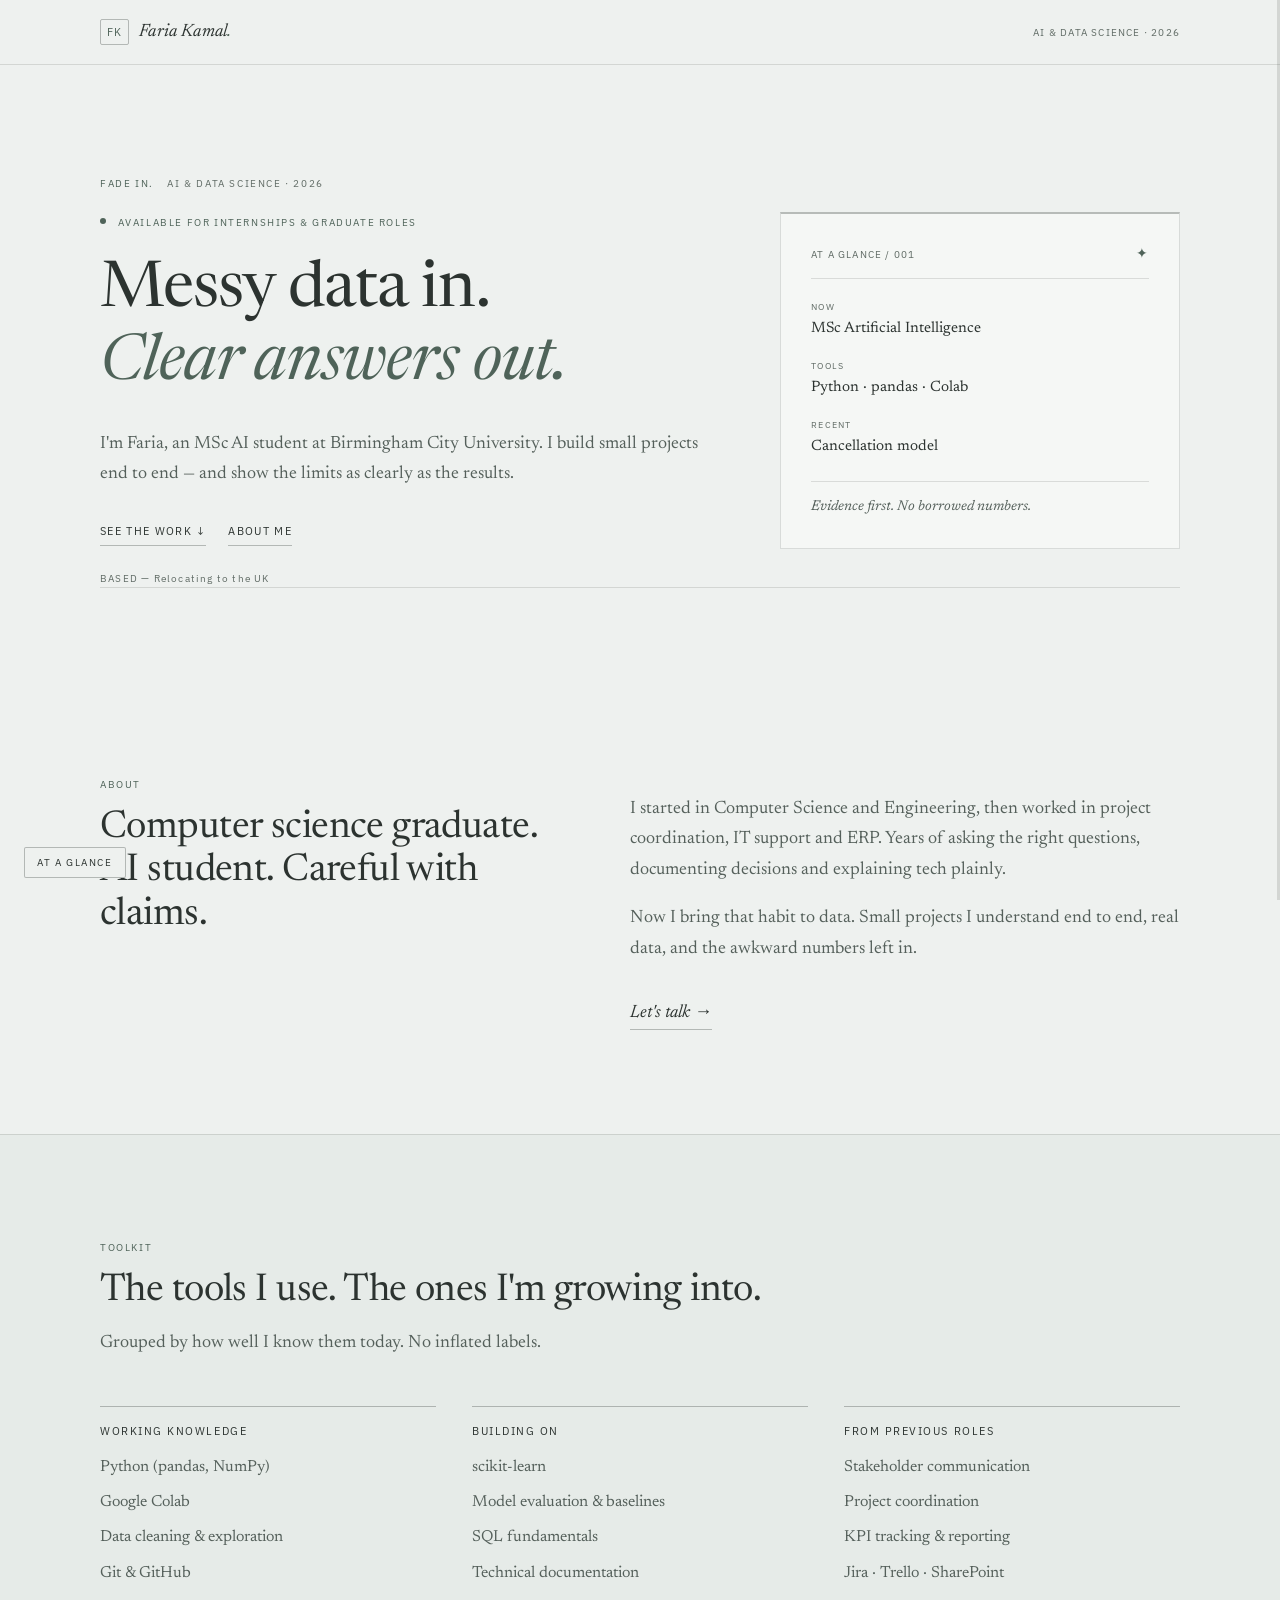
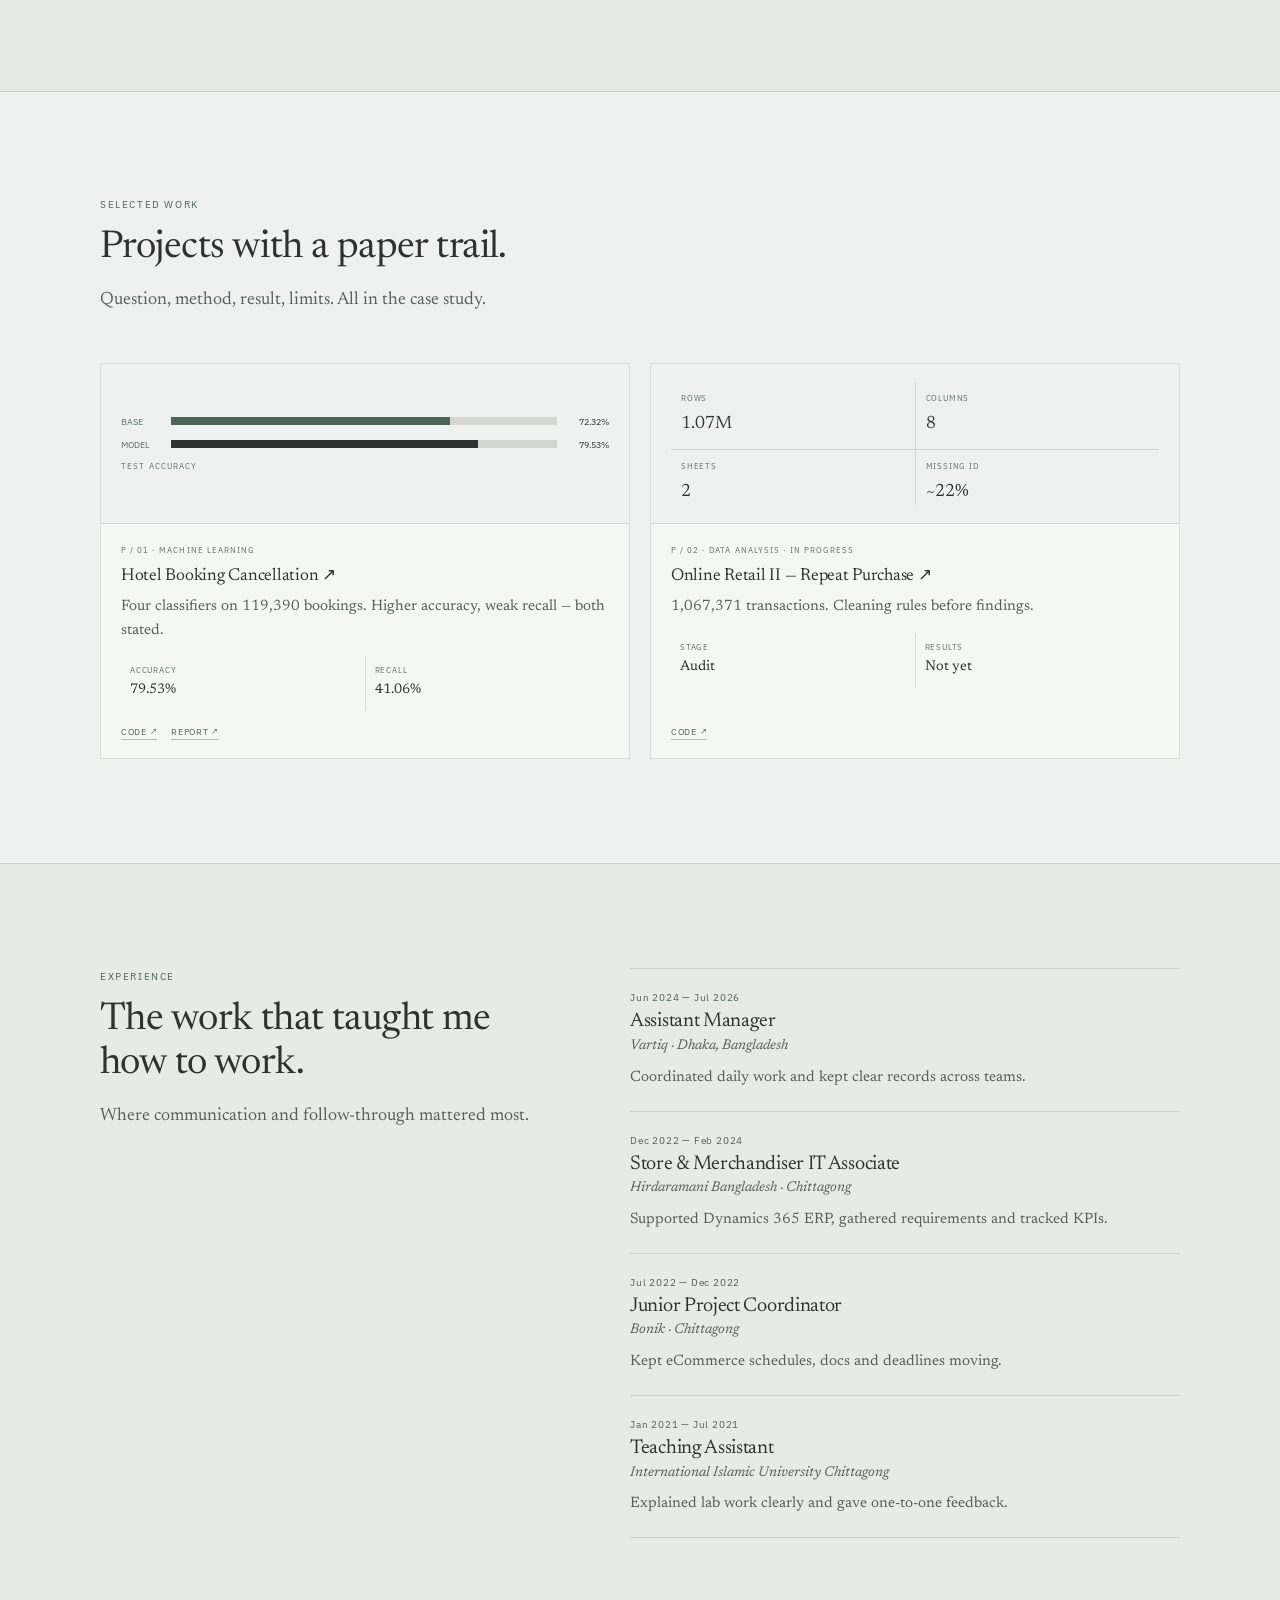
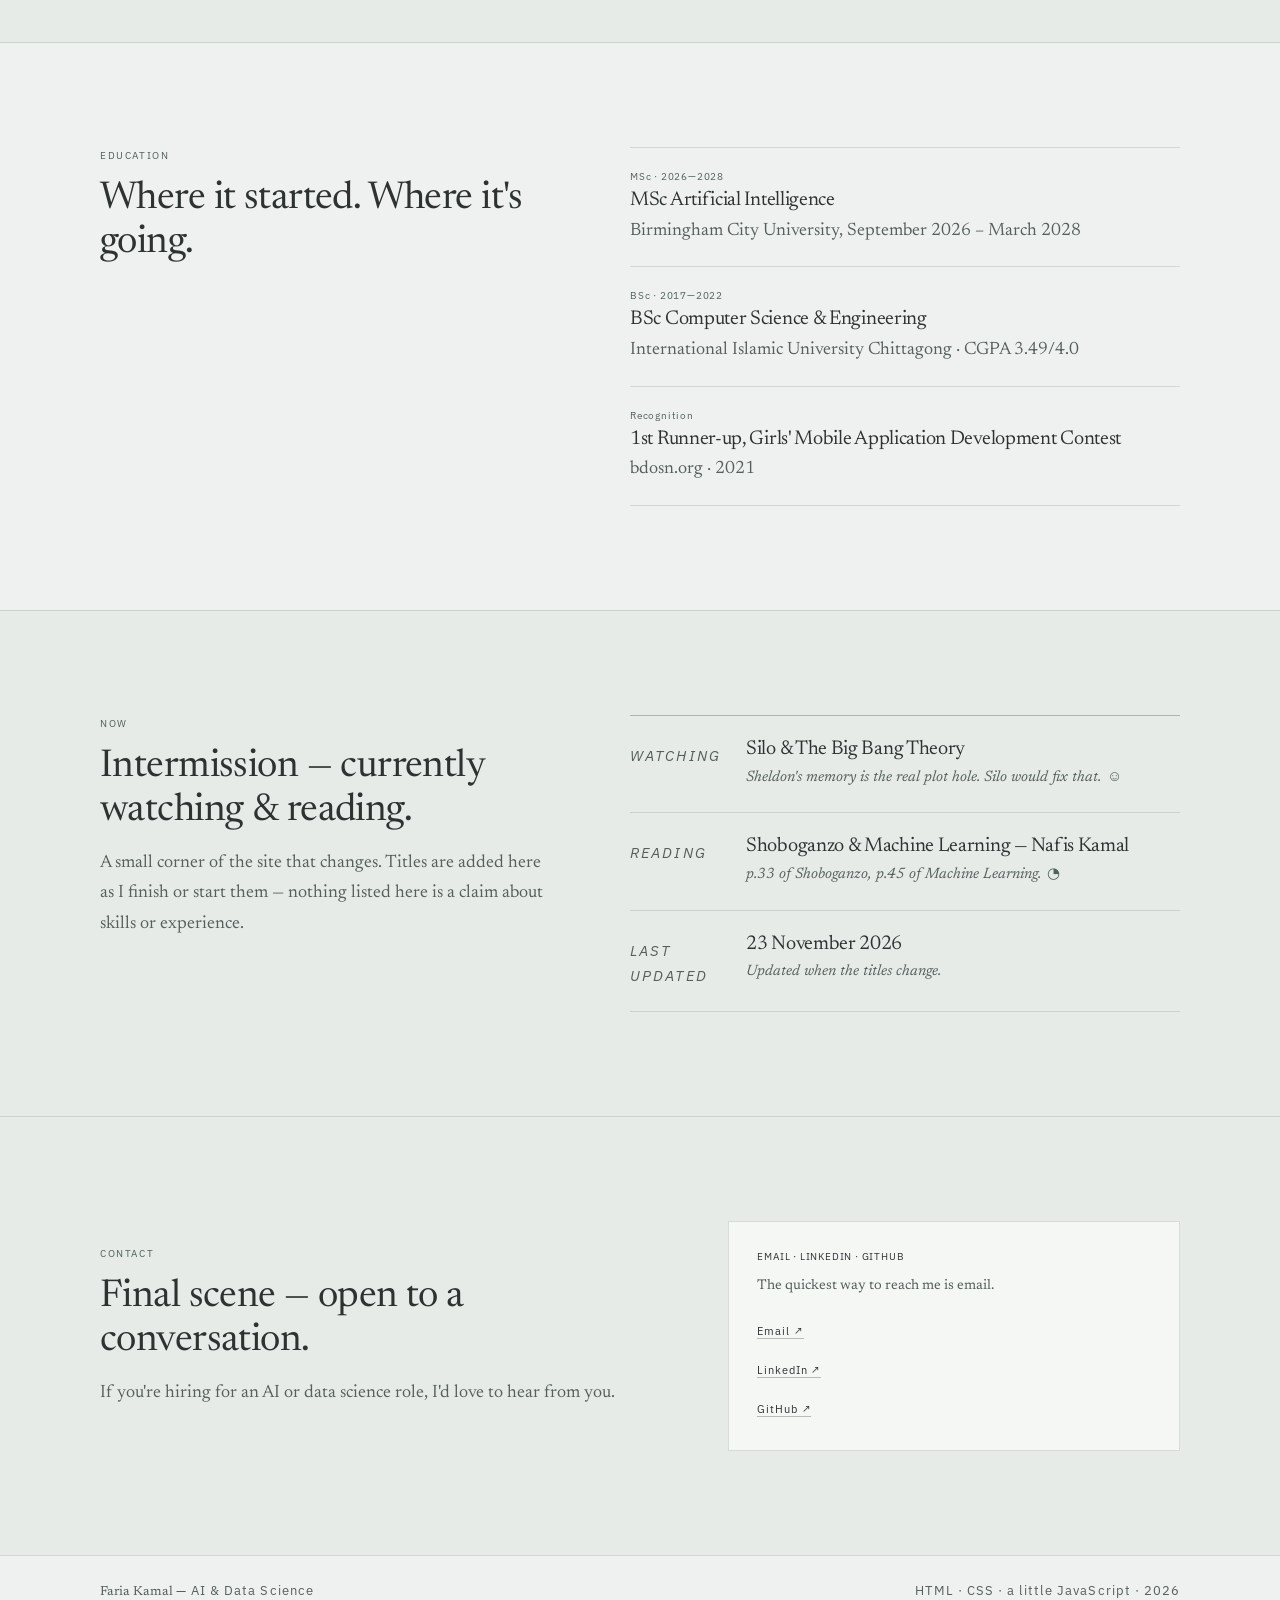
<file: index.html>
<!doctype html>
<html lang="en">
<head>
  <meta charset="utf-8">
  <meta name="viewport" content="width=device-width, initial-scale=1">
  <title>Faria Kamal — AI &amp; Data Science Portfolio</title>
  <meta name="description" content="Faria Kamal — MSc Artificial Intelligence student building practical, evidence-led data science projects.">
  <link rel="preconnect" href="https://fonts.googleapis.com">
  <link rel="preconnect" href="https://fonts.gstatic.com" crossorigin>
  <link href="https://fonts.googleapis.com/css2?family=IBM+Plex+Sans:wght@400;500;600&family=Newsreader:ital,wght@0,400;0,500;0,600;1,400&display=swap" rel="stylesheet">
  <link rel="stylesheet" href="assets/css/style.css?v=20261123b">
  <script src="assets/js/config.js?v=20261123b"></script>
  <script src="assets/js/main.js?v=20261123b" defer></script>
</head>
<body>
  <a class="skip-link" href="#main">Skip to content</a>
  <div class="story-progress" aria-hidden="true"><span id="story-progress-fill"></span></div>

  <header class="site-header" id="top">
    <div class="container nav">
      <a class="brand" href="#top">
        <span class="brand-mark" aria-hidden="true">FK</span>
        <span class="brand-text">Faria Kamal<span class="brand-dot">.</span></span>
      </a>
      <span class="nav-note">AI &amp; DATA SCIENCE · 2026</span>
    </div>
  </header>

  <!-- Full-page dashboard -->
  <button class="menu-toggle" id="menu-toggle" type="button" aria-expanded="false" aria-controls="corner-menu" aria-label="Open the overview">
    <span class="menu-toggle-label">At a glance</span>
  </button>
  <nav class="corner-menu" id="corner-menu" aria-label="Site overview" hidden>
    <div class="dash-head">
      <div>
        <p class="dash-kicker">FARIA KAMAL / OVERVIEW</p>
        <p class="dash-title">At a glance<em>.</em></p>
      </div>
      <button class="corner-menu-close" id="menu-close" type="button" aria-label="Close overview">Close ×</button>
    </div>

    <dl class="dash-kpis">
      <div><dt>Projects</dt><dd>02</dd></div>
      <div><dt>Sections</dt><dd>07</dd></div>
      <div><dt>Focus</dt><dd>MSc AI</dd></div>
      <div><dt>Links</dt><dd>03</dd></div>
    </dl>

    <div class="dash-body">
      <section class="dash-panel" aria-labelledby="dash-index-title">
        <div class="dash-panel-head"><h2 id="dash-index-title">Index</h2><span>01 — 07</span></div>
        <div class="dash-section-label"><span>NO</span><span>SECTION</span><span class="dash-note-head">NOTE</span><span>GO</span></div>
        <ol class="dash-index">
          <li><a href="#about"><span class="dash-num">01</span><span class="dash-name">About</span><span class="dash-note">short version</span><span class="dash-arrow" aria-hidden="true">↗</span></a></li>
          <li><a href="#skills"><span class="dash-num">02</span><span class="dash-name">Toolkit</span><span class="dash-note">tools &amp; limits</span><span class="dash-arrow" aria-hidden="true">↗</span></a></li>
          <li><a href="#work"><span class="dash-num">03</span><span class="dash-name">Work</span><span class="dash-note">proof</span><span class="dash-arrow" aria-hidden="true">↗</span></a></li>
          <li><a href="#experience"><span class="dash-num">04</span><span class="dash-name">Experience</span><span class="dash-note">roles</span><span class="dash-arrow" aria-hidden="true">↗</span></a></li>
          <li><a href="#education"><span class="dash-num">05</span><span class="dash-name">Education</span><span class="dash-note">study</span><span class="dash-arrow" aria-hidden="true">↗</span></a></li>
          <li><a href="#now"><span class="dash-num">06</span><span class="dash-name">Now</span><span class="dash-note">life</span><span class="dash-arrow" aria-hidden="true">↗</span></a></li>
          <li><a href="#contact"><span class="dash-num">07</span><span class="dash-name">Contact</span><span class="dash-note">hello</span><span class="dash-arrow" aria-hidden="true">↗</span></a></li>
        </ol>
      </section>

      <aside>
        <section class="dash-panel" aria-labelledby="dash-work-title">
          <div class="dash-panel-head"><h2 id="dash-work-title">Paper trail</h2><span>02</span></div>
          <ol class="dash-projects">
            <li><a href="hotel-booking-cancellation.html"><span>01</span><b>Cancellation model</b><i aria-hidden="true">↗</i></a></li>
            <li><a href="online-retail-customer-analysis.html"><span>02</span><b>Retail audit</b><i aria-hidden="true">↗</i></a></li>
          </ol>
        </section>
        <section class="dash-panel" aria-labelledby="dash-contact-title">
          <div class="dash-panel-head"><h2 id="dash-contact-title">Say hello</h2><span>03</span></div>
          <div class="corner-menu-social" id="corner-social"></div>
        </section>
        <p class="dash-foot">Evidence first. Updated 23 November 2026.</p>
      </aside>
    </div>
  </nav>

  <main id="main">
    <!-- HERO -->
    <section class="hero" aria-labelledby="hero-title">
      <div class="container hero-grid">
        <div class="hero-copy reveal">
          <p class="story-open">FADE IN. <span>AI &amp; DATA SCIENCE · 2026</span></p>
          <p class="eyebrow"><span class="status-dot" aria-hidden="true"></span> Available for internships &amp; graduate roles</p>
          <h1 id="hero-title">Messy data in.<br><em>Clear answers out.</em></h1>
          <p class="hero-lead">
            I'm Faria, an MSc AI student at Birmingham City University. I build small projects
            end to end — and show the limits as clearly as the results.
          </p>
          <div class="hero-actions">
            <a class="btn" href="#work">See the work ↓</a>
            <a class="btn" href="#about">About me</a>
          </div>
          <p class="hero-meta" id="hero-location"></p>
        </div>

        <aside class="hero-card reveal" aria-label="At a glance">
          <div class="hero-card-head"><span>AT A GLANCE / 001</span><span class="hero-card-icon" aria-hidden="true">✦</span></div>
          <dl class="hero-stats">
            <div><dt>Now</dt><dd>MSc Artificial Intelligence</dd></div>
            <div><dt>Tools</dt><dd>Python · pandas · Colab</dd></div>
            <div><dt>Recent</dt><dd>Cancellation model</dd></div>
          </dl>
          <p class="hero-card-note">Evidence first. No borrowed numbers.</p>
        </aside>
      </div>
      <div class="container"><div class="hero-rule" aria-hidden="true"></div></div>
    </section>

    <!-- ABOUT -->
    <section class="section" id="about" aria-labelledby="about-title">
      <div class="container two-col">
        <div class="reveal">
          <p class="section-kicker">ABOUT</p>
          <h2 id="about-title">Computer science graduate. AI student. Careful with claims.</h2>
        </div>
        <div class="reveal">
          <p>
            I started in Computer Science and Engineering, then worked in project coordination,
            IT support and ERP. Years of asking the right questions, documenting decisions and
            explaining tech plainly.
          </p>
          <p>
            Now I bring that habit to data. Small projects I understand end to end, real data,
            and the awkward numbers left in.
          </p>
          <a class="text-link" href="#contact">Let's talk →</a>
        </div>
      </div>
    </section>

    <!-- SKILLS -->
    <section class="section section-alt" id="skills" aria-labelledby="skills-title">
      <div class="container">
        <div class="section-head reveal">
          <p class="section-kicker">TOOLKIT</p>
          <h2 id="skills-title">The tools I use. The ones I'm growing into.</h2>
          <p class="section-intro">Grouped by how well I know them today. No inflated labels.</p>
        </div>
        <div class="skill-grid">
          <article class="skill-card reveal">
            <h3>Working knowledge</h3>
            <ul>
              <li>Python (pandas, NumPy)</li>
              <li>Google Colab</li>
              <li>Data cleaning &amp; exploration</li>
              <li>Git &amp; GitHub</li>
            </ul>
          </article>
          <article class="skill-card reveal">
            <h3>Building on</h3>
            <ul>
              <li>scikit-learn</li>
              <li>Model evaluation &amp; baselines</li>
              <li>SQL fundamentals</li>
              <li>Technical documentation</li>
            </ul>
          </article>
          <article class="skill-card reveal">
            <h3>From previous roles</h3>
            <ul>
              <li>Stakeholder communication</li>
              <li>Project coordination</li>
              <li>KPI tracking &amp; reporting</li>
              <li>Jira · Trello · SharePoint</li>
            </ul>
          </article>
        </div>
      </div>
    </section>

    <!-- WORK -->
    <section class="section" id="work" aria-labelledby="work-title">
      <div class="container">
        <div class="section-head reveal">
          <p class="section-kicker">SELECTED WORK</p>
          <h2 id="work-title">Projects with a paper trail.</h2>
          <p class="section-intro">Question, method, result, limits. All in the case study.</p>
        </div>

        <div class="project-grid">
          <article class="project-card reveal">
            <div class="project-visual" aria-hidden="true">
              <div class="mini-chart">
                <div class="bar-row"><span>BASE</span><span class="bar-track"><i style="width:72.32%"></i></span><b>72.32%</b></div>
                <div class="bar-row strong"><span>MODEL</span><span class="bar-track"><i style="width:79.53%"></i></span><b>79.53%</b></div>
                <p class="chart-caption">TEST ACCURACY</p>
              </div>
            </div>
            <div class="project-body">
              <p class="project-tag">P / 01 · MACHINE LEARNING</p>
              <h3><a href="hotel-booking-cancellation.html">Hotel Booking Cancellation <span aria-hidden="true">↗</span></a></h3>
              <p class="project-summary">Four classifiers on 119,390 bookings. Higher accuracy, weak recall — both stated.</p>
              <dl class="project-facts">
                <div><dt>Accuracy</dt><dd>79.53%</dd></div>
                <div><dt>Recall</dt><dd>41.06%</dd></div>
              </dl>
              <p class="project-evidence mono">
                <a href="https://github.com/Faria-Kamal/hotel-booking-cancellation">CODE ↗</a>
                <a href="https://github.com/Faria-Kamal/hotel-booking-cancellation/blob/main/FariaKamal_26172108.pdf">REPORT ↗</a>
              </p>
            </div>
          </article>

          <article class="project-card reveal">
            <div class="project-visual" aria-hidden="true">
              <dl class="audit-grid">
                <div><dt>Rows</dt><dd>1.07M</dd></div>
                <div><dt>Columns</dt><dd>8</dd></div>
                <div><dt>Sheets</dt><dd>2</dd></div>
                <div><dt>Missing ID</dt><dd>~22%</dd></div>
              </dl>
            </div>
            <div class="project-body">
              <p class="project-tag">P / 02 · DATA ANALYSIS · IN PROGRESS</p>
              <h3><a href="online-retail-customer-analysis.html">Online Retail II — Repeat Purchase <span aria-hidden="true">↗</span></a></h3>
              <p class="project-summary">1,067,371 transactions. Cleaning rules before findings.</p>
              <dl class="project-facts">
                <div><dt>Stage</dt><dd>Audit</dd></div>
                <div><dt>Results</dt><dd>Not yet</dd></div>
              </dl>
              <p class="project-evidence mono">
                <a href="https://github.com/Faria-Kamal/online-retail-customer-analysis">CODE ↗</a>
              </p>
            </div>
          </article>

        </div>
      </div>
    </section>

    <!-- EXPERIENCE -->
    <section class="section section-alt" id="experience" aria-labelledby="experience-title">
      <div class="container two-col">
        <div class="reveal">
          <p class="section-kicker">EXPERIENCE</p>
          <h2 id="experience-title">The work that taught me how to work.</h2>
          <p class="section-intro">Where communication and follow-through mattered most.</p>
        </div>
        <ol class="timeline reveal">
          <li>
            <p class="mono">Jun 2024 — Jul 2026</p>
            <h3>Assistant Manager</h3>
            <p class="timeline-place">Vartiq · Dhaka, Bangladesh</p>
            <p>Coordinated daily work and kept clear records across teams.</p>
          </li>
          <li>
            <p class="mono">Dec 2022 — Feb 2024</p>
            <h3>Store &amp; Merchandiser IT Associate</h3>
            <p class="timeline-place">Hirdaramani Bangladesh · Chittagong</p>
            <p>Supported Dynamics 365 ERP, gathered requirements and tracked KPIs.</p>
          </li>
          <li>
            <p class="mono">Jul 2022 — Dec 2022</p>
            <h3>Junior Project Coordinator</h3>
            <p class="timeline-place">Bonik · Chittagong</p>
            <p>Kept eCommerce schedules, docs and deadlines moving.</p>
          </li>
          <li>
            <p class="mono">Jan 2021 — Jul 2021</p>
            <h3>Teaching Assistant</h3>
            <p class="timeline-place">International Islamic University Chittagong</p>
            <p>Explained lab work clearly and gave one-to-one feedback.</p>
          </li>
        </ol>
      </div>
    </section>

    <!-- EDUCATION -->
    <section class="section" id="education" aria-labelledby="education-title">
      <div class="container two-col">
        <div class="reveal">
          <p class="section-kicker">EDUCATION</p>
          <h2 id="education-title">Where it started. Where it's going.</h2>
        </div>
        <div class="edu-list reveal">
          <article>
            <p class="mono">MSc · 2026—2028</p>
            <h3>MSc Artificial Intelligence</h3>
            <p>Birmingham City University, September 2026 – March 2028</p>
          </article>
          <article>
            <p class="mono">BSc · 2017—2022</p>
            <h3>BSc Computer Science &amp; Engineering</h3>
            <p>International Islamic University Chittagong · CGPA 3.49/4.0</p>
          </article>
          <article>
            <p class="mono">Recognition</p>
            <h3>1st Runner-up, Girls' Mobile Application Development Contest</h3>
            <p>bdosn.org · 2021</p>
          </article>
        </div>
      </div>
    </section>

    <!-- NOW -->
    <section class="section section-alt" id="now" aria-labelledby="now-title">
      <div class="container two-col">
        <div class="reveal">
          <p class="section-kicker">NOW</p>
          <h2 id="now-title">Intermission — currently watching &amp; reading.</h2>
          <p class="section-intro">A small corner of the site that changes. Titles are added here as I finish or start them — nothing listed here is a claim about skills or experience.</p>
        </div>
        <div class="now-list reveal">
          <article class="now-item">
            <p class="now-label">Watching</p>
            <div>
              <h3>Silo &amp; The Big Bang Theory</h3>
              <p>Sheldon's memory is the real plot hole. Silo would fix that.<span class="story-face" aria-hidden="true">☺</span></p>
            </div>
          </article>
          <article class="now-item">
            <p class="now-label">Reading</p>
            <div>
              <h3>Shoboganzo &amp; Machine Learning — Nafis Kamal</h3>
              <p>p.33 of <em>Shoboganzo</em>, p.45 of <em>Machine Learning</em>.<span class="story-face" aria-hidden="true">◔</span></p>
            </div>
          </article>
          <article class="now-item">
            <p class="now-label">Last updated</p>
            <div>
              <h3>23 November 2026</h3>
              <p>Updated when the titles change.</p>
            </div>
          </article>
        </div>
      </div>
    </section>

    <!-- CONTACT -->
    <section class="section contact" id="contact" aria-labelledby="contact-title">
      <div class="container contact-inner reveal">
        <div>
          <p class="section-kicker">CONTACT</p>
          <h2 id="contact-title">Final scene — open to a conversation.</h2>
          <p class="contact-copy">
            If you're hiring for an AI or data science role, I'd love to hear from you.
          </p>
        </div>
        <div class="contact-panel">
          <p class="mono contact-status">EMAIL · LINKEDIN · GITHUB</p>
          <p class="contact-hint">The quickest way to reach me is email.</p>
          <ul class="contact-links" id="contact-links"></ul>
        </div>
      </div>
    </section>
  </main>

  <footer class="site-footer">
    <div class="container footer-inner">
      <p>Faria Kamal <span class="mono">— AI &amp; Data Science</span></p>
      <p class="mono">HTML · CSS · a little JavaScript · <span id="year"></span></p>
    </div>
  </footer>
</body>
</html>
</file>
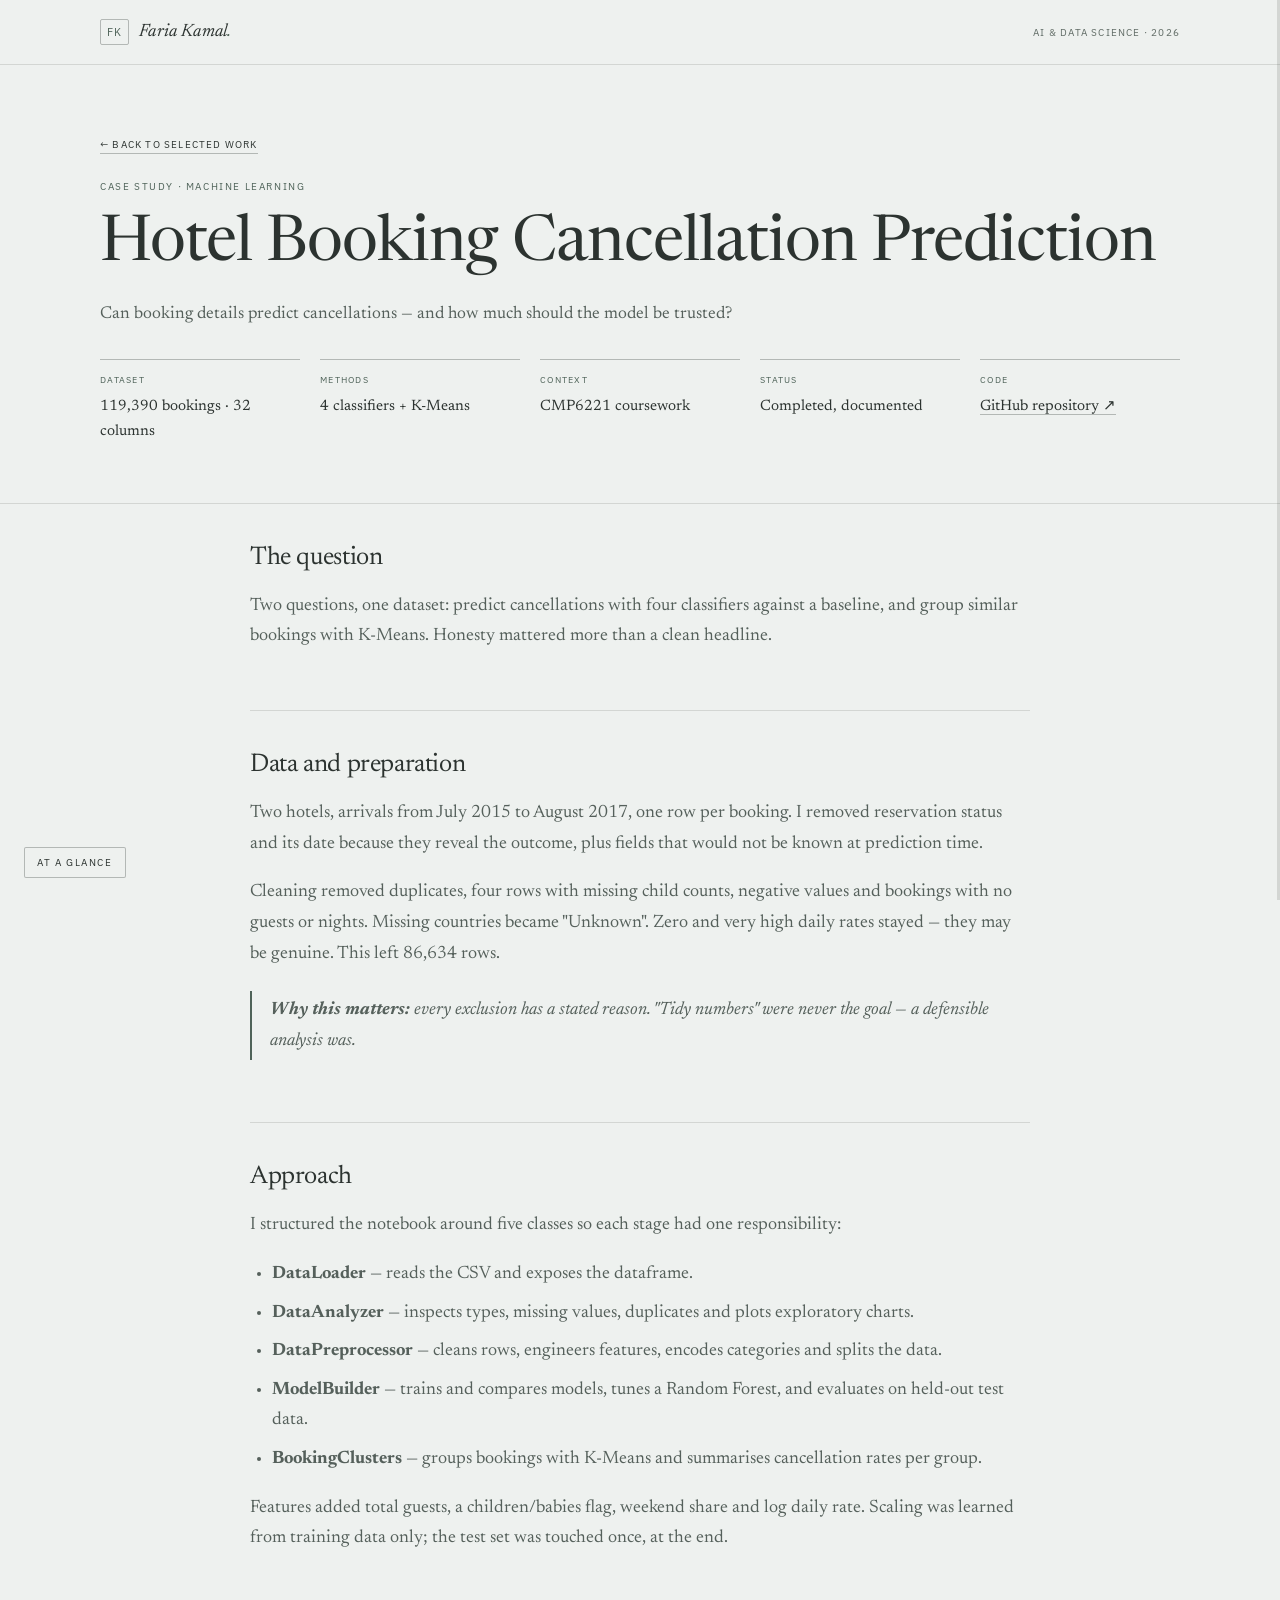
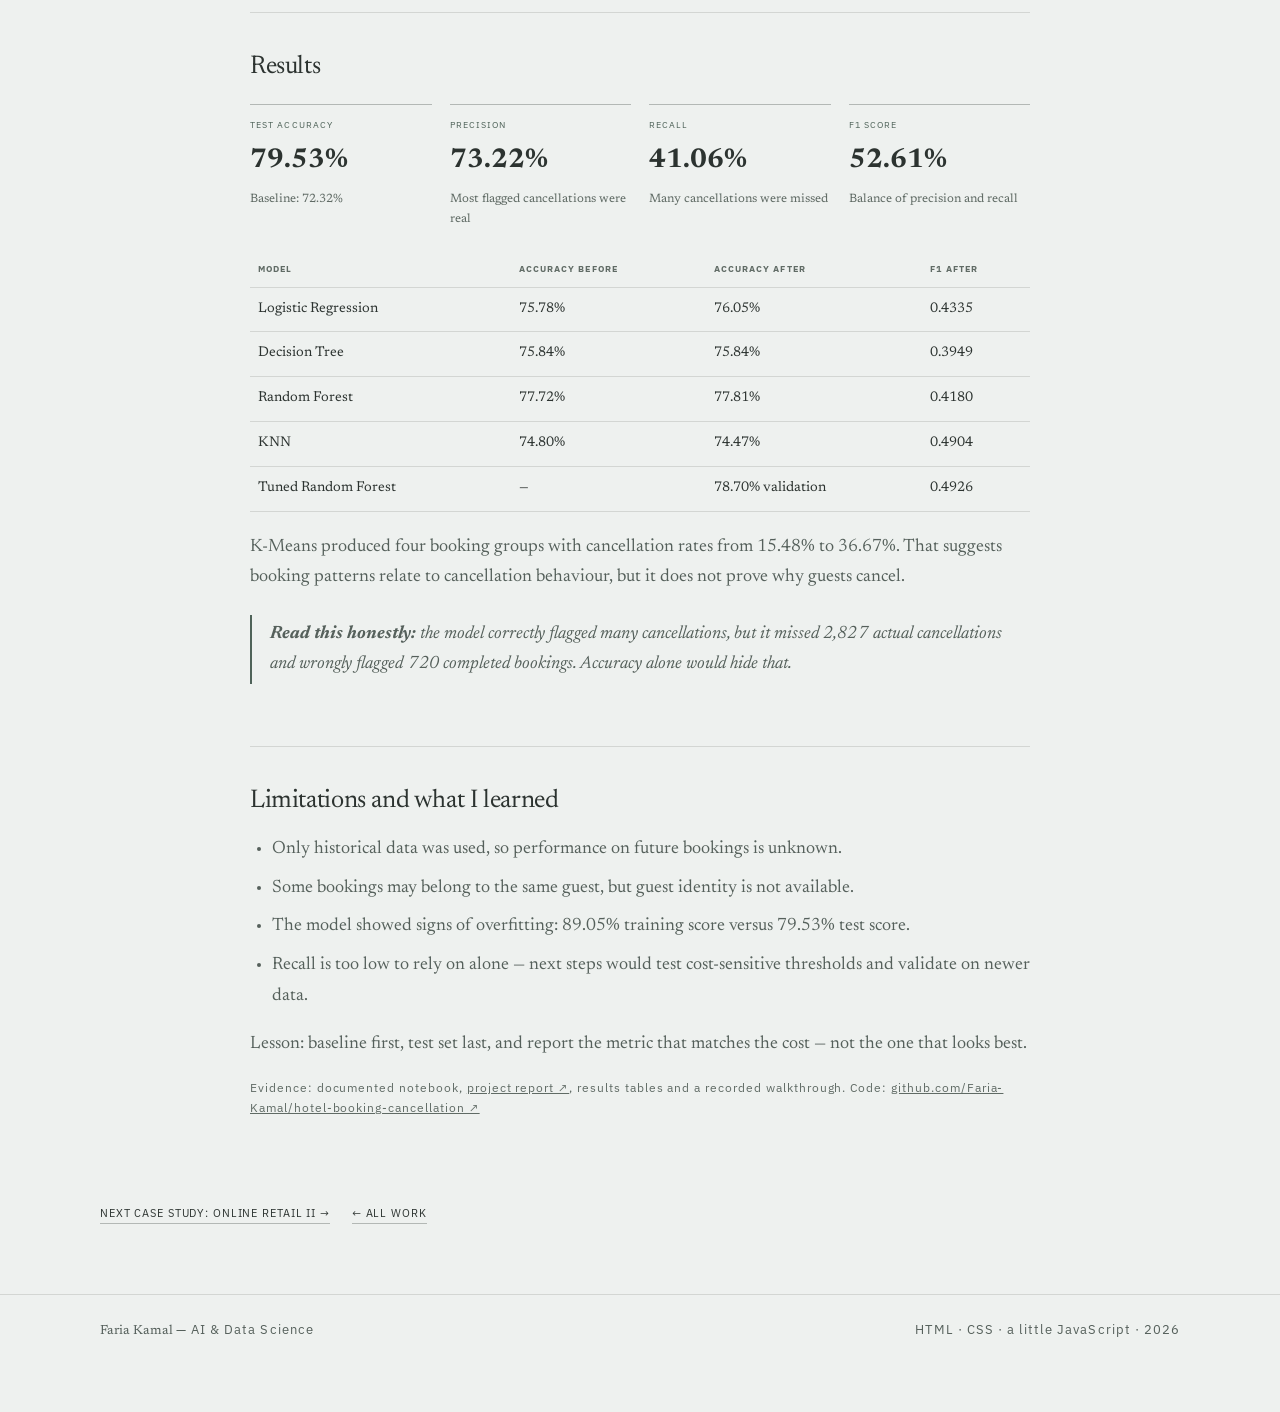
<file: hotel-booking-cancellation.html>
<!doctype html>
<html lang="en">
<head>
  <meta charset="utf-8">
  <meta name="viewport" content="width=device-width, initial-scale=1">
  <title>Hotel Booking Cancellation Prediction — Faria Kamal</title>
  <meta name="description" content="Case study: comparing classifiers and clustering on 119,390 hotel bookings, with honest evaluation of what the model misses.">
  <link rel="preconnect" href="https://fonts.googleapis.com">
  <link rel="preconnect" href="https://fonts.gstatic.com" crossorigin>
  <link href="https://fonts.googleapis.com/css2?family=IBM+Plex+Sans:wght@400;500;600&family=Newsreader:ital,wght@0,400;0,500;0,600;1,400&display=swap" rel="stylesheet">
  <link rel="stylesheet" href="assets/css/style.css?v=20261123b">
  <script src="assets/js/config.js?v=20261123b"></script>
  <script src="assets/js/main.js?v=20261123b" defer></script>
</head>
<body>
  <a class="skip-link" href="#main">Skip to content</a>
  <div class="story-progress" aria-hidden="true"><span id="story-progress-fill"></span></div>

  <header class="site-header">
    <div class="container nav">
      <a class="brand" href="index.html#top">
        <span class="brand-mark" aria-hidden="true">FK</span>
        <span class="brand-text">Faria Kamal<span class="brand-dot">.</span></span>
      </a>
      <span class="nav-note">AI &amp; DATA SCIENCE · 2026</span>
    </div>
  </header>

  <!-- Full-page dashboard -->
  <button class="menu-toggle" id="menu-toggle" type="button" aria-expanded="false" aria-controls="corner-menu" aria-label="Open the overview">
    <span class="menu-toggle-label">At a glance</span>
  </button>
  <nav class="corner-menu" id="corner-menu" aria-label="Site overview" hidden>
    <div class="dash-head">
      <div>
        <p class="dash-kicker">FARIA KAMAL / OVERVIEW</p>
        <p class="dash-title">At a glance<em>.</em></p>
      </div>
      <button class="corner-menu-close" id="menu-close" type="button" aria-label="Close overview">Close ×</button>
    </div>

    <dl class="dash-kpis">
      <div><dt>Projects</dt><dd>02</dd></div>
      <div><dt>Sections</dt><dd>07</dd></div>
      <div><dt>Focus</dt><dd>MSc AI</dd></div>
      <div><dt>Links</dt><dd>03</dd></div>
    </dl>

    <div class="dash-body">
      <section class="dash-panel" aria-labelledby="dash-index-title">
        <div class="dash-panel-head"><h2 id="dash-index-title">Index</h2><span>01 — 07</span></div>
        <div class="dash-section-label"><span>NO</span><span>SECTION</span><span class="dash-note-head">NOTE</span><span>GO</span></div>
        <ol class="dash-index">
          <li><a href="index.html#about"><span class="dash-num">01</span><span class="dash-name">About</span><span class="dash-note">short version</span><span class="dash-arrow" aria-hidden="true">↗</span></a></li>
          <li><a href="index.html#skills"><span class="dash-num">02</span><span class="dash-name">Toolkit</span><span class="dash-note">tools &amp; limits</span><span class="dash-arrow" aria-hidden="true">↗</span></a></li>
          <li><a href="index.html#work"><span class="dash-num">03</span><span class="dash-name">Work</span><span class="dash-note">proof</span><span class="dash-arrow" aria-hidden="true">↗</span></a></li>
          <li><a href="index.html#experience"><span class="dash-num">04</span><span class="dash-name">Experience</span><span class="dash-note">roles</span><span class="dash-arrow" aria-hidden="true">↗</span></a></li>
          <li><a href="index.html#education"><span class="dash-num">05</span><span class="dash-name">Education</span><span class="dash-note">study</span><span class="dash-arrow" aria-hidden="true">↗</span></a></li>
          <li><a href="index.html#now"><span class="dash-num">06</span><span class="dash-name">Now</span><span class="dash-note">life</span><span class="dash-arrow" aria-hidden="true">↗</span></a></li>
          <li><a href="index.html#contact"><span class="dash-num">07</span><span class="dash-name">Contact</span><span class="dash-note">hello</span><span class="dash-arrow" aria-hidden="true">↗</span></a></li>
        </ol>
      </section>

      <aside>
        <section class="dash-panel" aria-labelledby="dash-work-title">
          <div class="dash-panel-head"><h2 id="dash-work-title">Paper trail</h2><span>02</span></div>
          <ol class="dash-projects">
            <li><a href="hotel-booking-cancellation.html"><span>01</span><b>Cancellation model</b><i aria-hidden="true">↗</i></a></li>
            <li><a href="online-retail-customer-analysis.html"><span>02</span><b>Retail audit</b><i aria-hidden="true">↗</i></a></li>
          </ol>
        </section>
        <section class="dash-panel" aria-labelledby="dash-contact-title">
          <div class="dash-panel-head"><h2 id="dash-contact-title">Say hello</h2><span>03</span></div>
          <div class="corner-menu-social" id="corner-social"></div>
        </section>
        <p class="dash-foot">Evidence first. Updated 23 November 2026.</p>
      </aside>
    </div>
  </nav>

  <main id="main">
    <section class="case-hero">
      <div class="container">
        <a class="case-back" href="index.html#work">← Back to selected work</a>
        <p class="section-kicker">CASE STUDY · MACHINE LEARNING</p>
        <h1>Hotel Booking Cancellation Prediction</h1>
        <p class="case-lede">
          Can booking details predict cancellations — and how much should the model be trusted?
        </p>
        <dl class="case-facts">
          <div class="case-fact"><dt>Dataset</dt><dd>119,390 bookings · 32 columns</dd></div>
          <div class="case-fact"><dt>Methods</dt><dd>4 classifiers + K-Means</dd></div>
          <div class="case-fact"><dt>Context</dt><dd>CMP6221 coursework</dd></div>
          <div class="case-fact"><dt>Status</dt><dd>Completed, documented</dd></div>
          <div class="case-fact"><dt>Code</dt><dd><a href="https://github.com/Faria-Kamal/hotel-booking-cancellation">GitHub repository ↗</a></dd></div>
        </dl>
      </div>
    </section>

    <div class="container case-body">
      <section class="case-section">
        <h2>The question</h2>
        <p>
          Two questions, one dataset: predict cancellations with four classifiers against a
          baseline, and group similar bookings with K-Means. Honesty mattered more than a clean
          headline.
        </p>
      </section>

      <section class="case-section">
        <h2>Data and preparation</h2>
        <p>
          Two hotels, arrivals from July 2015 to August 2017, one row per booking. I removed
          reservation status and its date because they reveal the outcome, plus fields that
          would not be known at prediction time.
        </p>
        <p>
          Cleaning removed duplicates, four rows with missing child counts, negative values and
          bookings with no guests or nights. Missing countries became "Unknown". Zero and very
          high daily rates stayed — they may be genuine. This left 86,634 rows.
        </p>
        <div class="case-note">
          <p>
            <strong>Why this matters:</strong> every exclusion has a stated reason. "Tidy numbers"
            were never the goal — a defensible analysis was.
          </p>
        </div>
      </section>

      <section class="case-section">
        <h2>Approach</h2>
        <p>
          I structured the notebook around five classes so each stage had one responsibility:
        </p>
        <ul>
          <li><strong>DataLoader</strong> — reads the CSV and exposes the dataframe.</li>
          <li><strong>DataAnalyzer</strong> — inspects types, missing values, duplicates and plots exploratory charts.</li>
          <li><strong>DataPreprocessor</strong> — cleans rows, engineers features, encodes categories and splits the data.</li>
          <li><strong>ModelBuilder</strong> — trains and compares models, tunes a Random Forest, and evaluates on held-out test data.</li>
          <li><strong>BookingClusters</strong> — groups bookings with K-Means and summarises cancellation rates per group.</li>
        </ul>
        <p>
          Features added total guests, a children/babies flag, weekend share and log daily rate.
          Scaling was learned from training data only; the test set was touched once, at the end.
        </p>
      </section>

      <section class="case-section">
        <h2>Results</h2>
        <div class="metric-grid">
          <div class="metric"><span>TEST ACCURACY</span><strong>79.53%</strong><small>Baseline: 72.32%</small></div>
          <div class="metric"><span>PRECISION</span><strong>73.22%</strong><small>Most flagged cancellations were real</small></div>
          <div class="metric"><span>RECALL</span><strong>41.06%</strong><small>Many cancellations were missed</small></div>
          <div class="metric"><span>F1 SCORE</span><strong>52.61%</strong><small>Balance of precision and recall</small></div>
        </div>
        <table class="case-table">
          <thead>
            <tr><th>Model</th><th>Accuracy before</th><th>Accuracy after</th><th>F1 after</th></tr>
          </thead>
          <tbody>
            <tr><td>Logistic Regression</td><td>75.78%</td><td>76.05%</td><td>0.4335</td></tr>
            <tr><td>Decision Tree</td><td>75.84%</td><td>75.84%</td><td>0.3949</td></tr>
            <tr><td>Random Forest</td><td>77.72%</td><td>77.81%</td><td>0.4180</td></tr>
            <tr><td>KNN</td><td>74.80%</td><td>74.47%</td><td>0.4904</td></tr>
            <tr><td>Tuned Random Forest</td><td>—</td><td>78.70% validation</td><td>0.4926</td></tr>
          </tbody>
        </table>
        <p>
          K-Means produced four booking groups with cancellation rates from 15.48% to 36.67%.
          That suggests booking patterns relate to cancellation behaviour, but it does not prove
          why guests cancel.
        </p>
        <div class="case-note">
          <p>
            <strong>Read this honestly:</strong> the model correctly flagged many cancellations,
            but it missed 2,827 actual cancellations and wrongly flagged 720 completed bookings.
            Accuracy alone would hide that.
          </p>
        </div>
      </section>

      <section class="case-section">
        <h2>Limitations and what I learned</h2>
        <ul>
          <li>Only historical data was used, so performance on future bookings is unknown.</li>
          <li>Some bookings may belong to the same guest, but guest identity is not available.</li>
          <li>The model showed signs of overfitting: 89.05% training score versus 79.53% test score.</li>
          <li>Recall is too low to rely on alone — next steps would test cost-sensitive thresholds and validate on newer data.</li>
        </ul>
        <p>
          Lesson: baseline first, test set last, and report the metric that matches the cost —
          not the one that looks best.
        </p>
        <p class="mono" style="font-size:12px;color:var(--faint)">
          Evidence: documented notebook,
          <a href="https://github.com/Faria-Kamal/hotel-booking-cancellation/blob/main/FariaKamal_26172108.pdf">project report ↗</a>,
          results tables and a recorded walkthrough.
          Code: <a href="https://github.com/Faria-Kamal/hotel-booking-cancellation">github.com/Faria-Kamal/hotel-booking-cancellation ↗</a>
        </p>
      </section>

    </div>

    <div class="container case-nav">
      <a href="online-retail-customer-analysis.html">Next case study: Online Retail II →</a>
      <a href="index.html#work">← All work</a>
    </div>
  </main>

  <footer class="site-footer">
    <div class="container footer-inner">
      <p>Faria Kamal <span class="mono">— AI &amp; Data Science</span></p>
      <p class="mono">HTML · CSS · a little JavaScript · <span id="year"></span></p>
    </div>
  </footer>
</body>
</html>
</file>
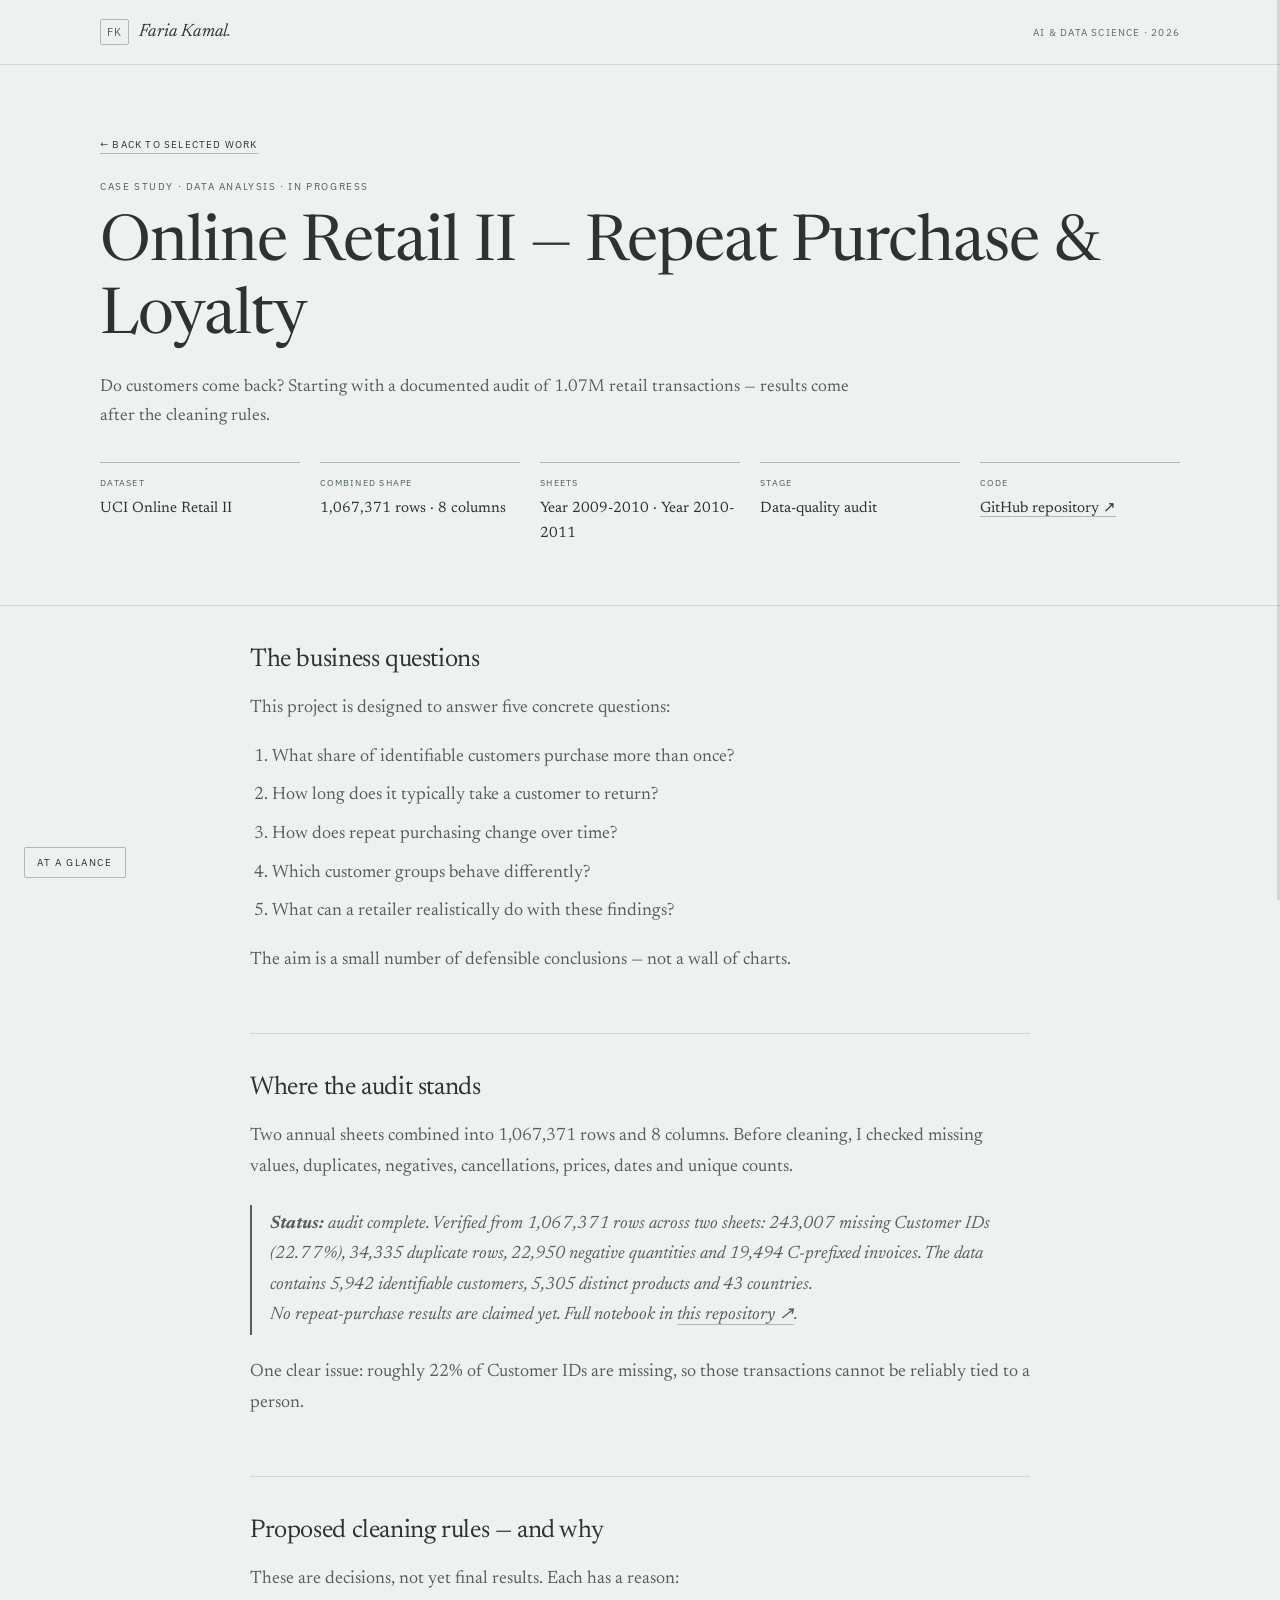
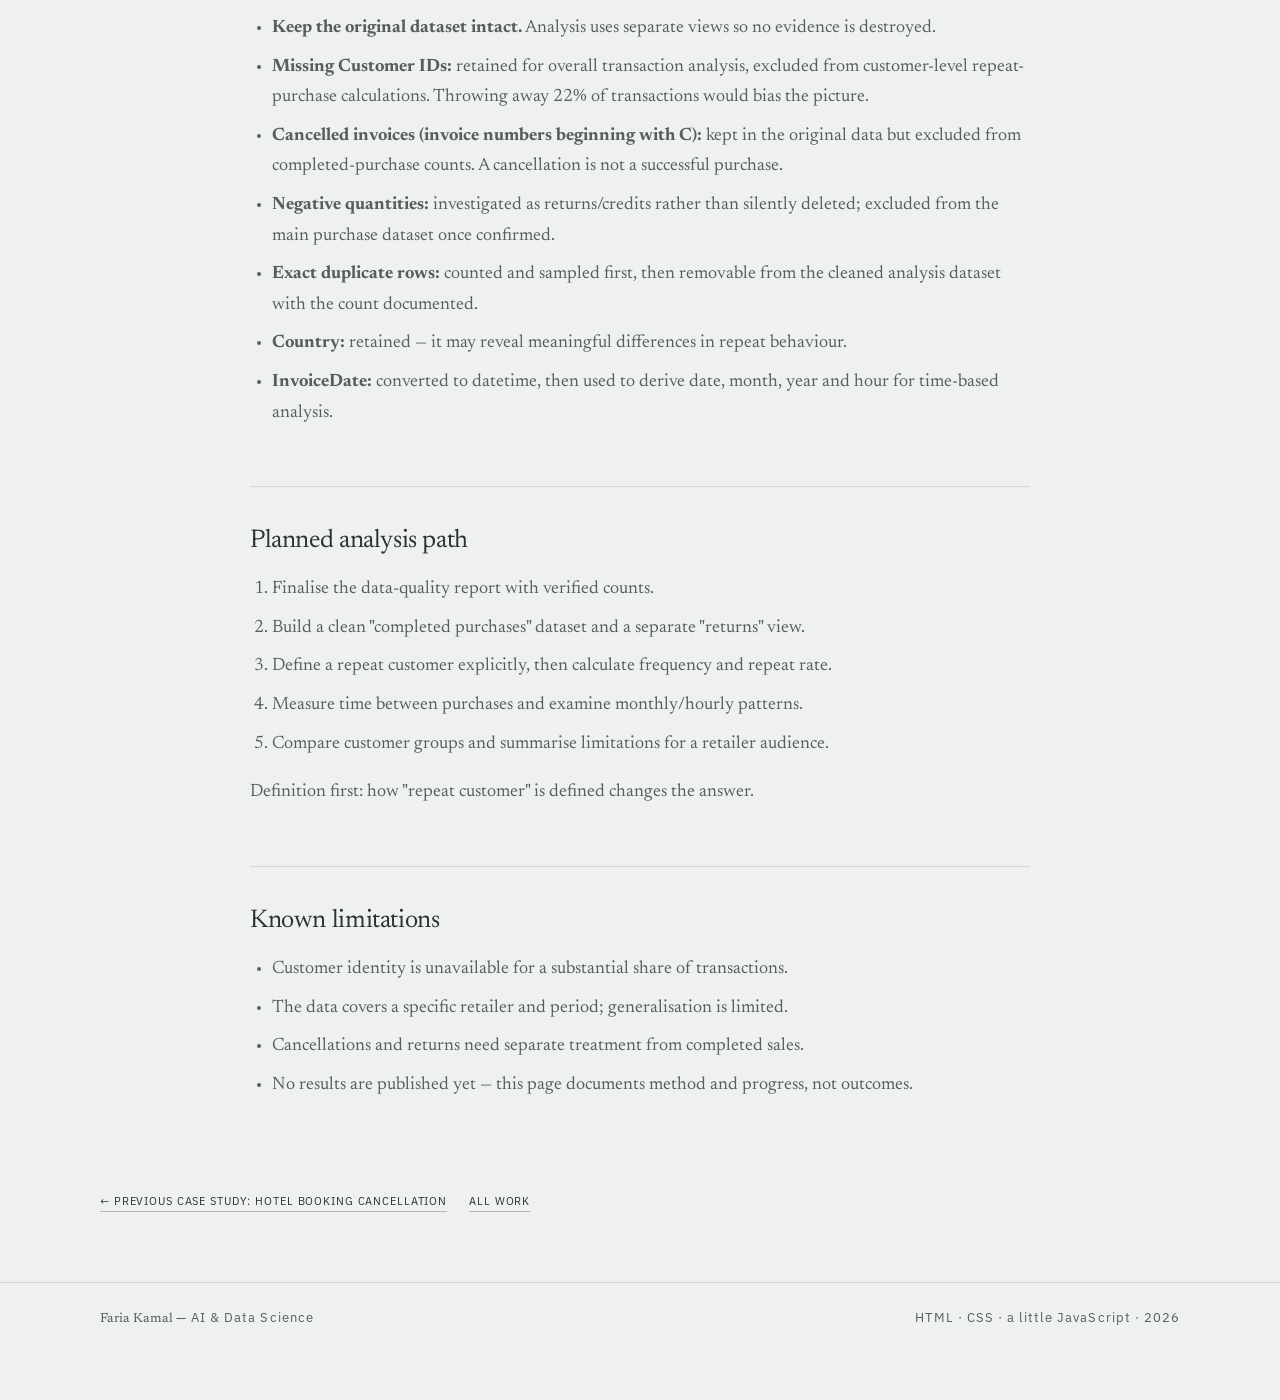
<file: online-retail-customer-analysis.html>
<!doctype html>
<html lang="en">
<head>
  <meta charset="utf-8">
  <meta name="viewport" content="width=device-width, initial-scale=1">
  <title>Online Retail II — Repeat Purchase &amp; Loyalty — Faria Kamal</title>
  <meta name="description" content="Work-in-progress case study: auditing the UCI Online Retail II dataset before analysing repeat purchases.">
  <link rel="preconnect" href="https://fonts.googleapis.com">
  <link rel="preconnect" href="https://fonts.gstatic.com" crossorigin>
  <link href="https://fonts.googleapis.com/css2?family=IBM+Plex+Sans:wght@400;500;600&family=Newsreader:ital,wght@0,400;0,500;0,600;1,400&display=swap" rel="stylesheet">
  <link rel="stylesheet" href="assets/css/style.css?v=20261123b">
  <script src="assets/js/config.js?v=20261123b"></script>
  <script src="assets/js/main.js?v=20261123b" defer></script>
</head>
<body>
  <a class="skip-link" href="#main">Skip to content</a>
  <div class="story-progress" aria-hidden="true"><span id="story-progress-fill"></span></div>

  <header class="site-header">
    <div class="container nav">
      <a class="brand" href="index.html#top">
        <span class="brand-mark" aria-hidden="true">FK</span>
        <span class="brand-text">Faria Kamal<span class="brand-dot">.</span></span>
      </a>
      <span class="nav-note">AI &amp; DATA SCIENCE · 2026</span>
    </div>
  </header>

  <button class="menu-toggle" id="menu-toggle" type="button" aria-expanded="false" aria-controls="corner-menu" aria-label="Open the overview">
    <span class="menu-toggle-label">At a glance</span>
  </button>
  <nav class="corner-menu" id="corner-menu" aria-label="Site overview" hidden>
    <div class="dash-head">
      <div>
        <p class="dash-kicker">FARIA KAMAL / OVERVIEW</p>
        <p class="dash-title">At a glance<em>.</em></p>
      </div>
      <button class="corner-menu-close" id="menu-close" type="button" aria-label="Close overview">Close ×</button>
    </div>

    <dl class="dash-kpis">
      <div><dt>Projects</dt><dd>02</dd></div>
      <div><dt>Sections</dt><dd>07</dd></div>
      <div><dt>Focus</dt><dd>MSc AI</dd></div>
      <div><dt>Links</dt><dd>03</dd></div>
    </dl>

    <div class="dash-body">
      <section class="dash-panel" aria-labelledby="dash-index-title">
        <div class="dash-panel-head"><h2 id="dash-index-title">Index</h2><span>01 — 07</span></div>
        <div class="dash-section-label"><span>NO</span><span>SECTION</span><span class="dash-note-head">NOTE</span><span>GO</span></div>
        <ol class="dash-index">
          <li><a href="index.html#about"><span class="dash-num">01</span><span class="dash-name">About</span><span class="dash-note">short version</span><span class="dash-arrow" aria-hidden="true">↗</span></a></li>
          <li><a href="index.html#skills"><span class="dash-num">02</span><span class="dash-name">Toolkit</span><span class="dash-note">tools &amp; limits</span><span class="dash-arrow" aria-hidden="true">↗</span></a></li>
          <li><a href="index.html#work"><span class="dash-num">03</span><span class="dash-name">Work</span><span class="dash-note">proof</span><span class="dash-arrow" aria-hidden="true">↗</span></a></li>
          <li><a href="index.html#experience"><span class="dash-num">04</span><span class="dash-name">Experience</span><span class="dash-note">roles</span><span class="dash-arrow" aria-hidden="true">↗</span></a></li>
          <li><a href="index.html#education"><span class="dash-num">05</span><span class="dash-name">Education</span><span class="dash-note">study</span><span class="dash-arrow" aria-hidden="true">↗</span></a></li>
          <li><a href="index.html#now"><span class="dash-num">06</span><span class="dash-name">Now</span><span class="dash-note">life</span><span class="dash-arrow" aria-hidden="true">↗</span></a></li>
          <li><a href="index.html#contact"><span class="dash-num">07</span><span class="dash-name">Contact</span><span class="dash-note">hello</span><span class="dash-arrow" aria-hidden="true">↗</span></a></li>
        </ol>
      </section>

      <aside>
        <section class="dash-panel" aria-labelledby="dash-work-title">
          <div class="dash-panel-head"><h2 id="dash-work-title">Paper trail</h2><span>02</span></div>
          <ol class="dash-projects">
            <li><a href="hotel-booking-cancellation.html"><span>01</span><b>Cancellation model</b><i aria-hidden="true">↗</i></a></li>
            <li><a href="online-retail-customer-analysis.html"><span>02</span><b>Retail audit</b><i aria-hidden="true">↗</i></a></li>
          </ol>
        </section>
        <section class="dash-panel" aria-labelledby="dash-contact-title">
          <div class="dash-panel-head"><h2 id="dash-contact-title">Say hello</h2><span>03</span></div>
          <div class="corner-menu-social" id="corner-social"></div>
        </section>
        <p class="dash-foot">Evidence first. Updated 23 November 2026.</p>
      </aside>
    </div>
  </nav>

  <main id="main">
    <section class="case-hero">
      <div class="container">
        <a class="case-back" href="index.html#work">← Back to selected work</a>
        <p class="section-kicker">CASE STUDY · DATA ANALYSIS · IN PROGRESS</p>
        <h1>Online Retail II — Repeat Purchase &amp; Loyalty</h1>
        <p class="case-lede">
          Do customers come back? Starting with a documented audit of 1.07M retail transactions —
          results come after the cleaning rules.
        </p>
        <dl class="case-facts">
          <div class="case-fact"><dt>Dataset</dt><dd>UCI Online Retail II</dd></div>
          <div class="case-fact"><dt>Combined shape</dt><dd>1,067,371 rows · 8 columns</dd></div>
          <div class="case-fact"><dt>Sheets</dt><dd>Year 2009-2010 · Year 2010-2011</dd></div>
          <div class="case-fact"><dt>Stage</dt><dd>Data-quality audit</dd></div>
          <div class="case-fact"><dt>Code</dt><dd><a href="https://github.com/Faria-Kamal/online-retail-customer-analysis">GitHub repository ↗</a></dd></div>
        </dl>
      </div>
    </section>

    <div class="container case-body">
      <section class="case-section">
        <h2>The business questions</h2>
        <p>This project is designed to answer five concrete questions:</p>
        <ol>
          <li>What share of identifiable customers purchase more than once?</li>
          <li>How long does it typically take a customer to return?</li>
          <li>How does repeat purchasing change over time?</li>
          <li>Which customer groups behave differently?</li>
          <li>What can a retailer realistically do with these findings?</li>
        </ol>
        <p>
          The aim is a small number of defensible conclusions — not a wall of charts.
        </p>
      </section>

      <section class="case-section">
        <h2>Where the audit stands</h2>
        <p>
          Two annual sheets combined into 1,067,371 rows and 8 columns. Before cleaning, I checked
          missing values, duplicates, negatives, cancellations, prices, dates and unique counts.
        </p>
        <div class="case-note">
          <p>
            <strong>Status:</strong> audit complete. Verified from 1,067,371 rows across two sheets:
            243,007 missing Customer IDs (22.77%), 34,335 duplicate rows, 22,950 negative quantities
            and 19,494 C-prefixed invoices. The data contains 5,942 identifiable customers,
            5,305 distinct products and 43 countries.
          </p>
          <p>
            No repeat-purchase results are claimed yet. Full notebook in
            <a href="https://github.com/Faria-Kamal/online-retail-customer-analysis">this repository ↗</a>.
          </p>
        </div>
        <p>
          One clear issue: roughly 22% of Customer IDs are missing, so those transactions cannot
          be reliably tied to a person.
        </p>
      </section>

      <section class="case-section">
        <h2>Proposed cleaning rules — and why</h2>
        <p>These are decisions, not yet final results. Each has a reason:</p>
        <ul>
          <li><strong>Keep the original dataset intact.</strong> Analysis uses separate views so no evidence is destroyed.</li>
          <li><strong>Missing Customer IDs:</strong> retained for overall transaction analysis, excluded from customer-level repeat-purchase calculations. Throwing away 22% of transactions would bias the picture.</li>
          <li><strong>Cancelled invoices (invoice numbers beginning with C):</strong> kept in the original data but excluded from completed-purchase counts. A cancellation is not a successful purchase.</li>
          <li><strong>Negative quantities:</strong> investigated as returns/credits rather than silently deleted; excluded from the main purchase dataset once confirmed.</li>
          <li><strong>Exact duplicate rows:</strong> counted and sampled first, then removable from the cleaned analysis dataset with the count documented.</li>
          <li><strong>Country:</strong> retained — it may reveal meaningful differences in repeat behaviour.</li>
          <li><strong>InvoiceDate:</strong> converted to datetime, then used to derive date, month, year and hour for time-based analysis.</li>
        </ul>
      </section>

      <section class="case-section">
        <h2>Planned analysis path</h2>
        <ol>
          <li>Finalise the data-quality report with verified counts.</li>
          <li>Build a clean "completed purchases" dataset and a separate "returns" view.</li>
          <li>Define a repeat customer explicitly, then calculate frequency and repeat rate.</li>
          <li>Measure time between purchases and examine monthly/hourly patterns.</li>
          <li>Compare customer groups and summarise limitations for a retailer audience.</li>
        </ol>
        <p>
          Definition first: how "repeat customer" is defined changes the answer.
        </p>
      </section>

      <section class="case-section">
        <h2>Known limitations</h2>
        <ul>
          <li>Customer identity is unavailable for a substantial share of transactions.</li>
          <li>The data covers a specific retailer and period; generalisation is limited.</li>
          <li>Cancellations and returns need separate treatment from completed sales.</li>
          <li>No results are published yet — this page documents method and progress, not outcomes.</li>
        </ul>
      </section>

    </div>

    <div class="container case-nav">
      <a href="hotel-booking-cancellation.html">← Previous case study: Hotel Booking Cancellation</a>
      <a href="index.html#work">All work</a>
    </div>
  </main>

  <footer class="site-footer">
    <div class="container footer-inner">
      <p>Faria Kamal <span class="mono">— AI &amp; Data Science</span></p>
      <p class="mono">HTML · CSS · a little JavaScript · <span id="year"></span></p>
    </div>
  </footer>
</body>
</html>
</file>
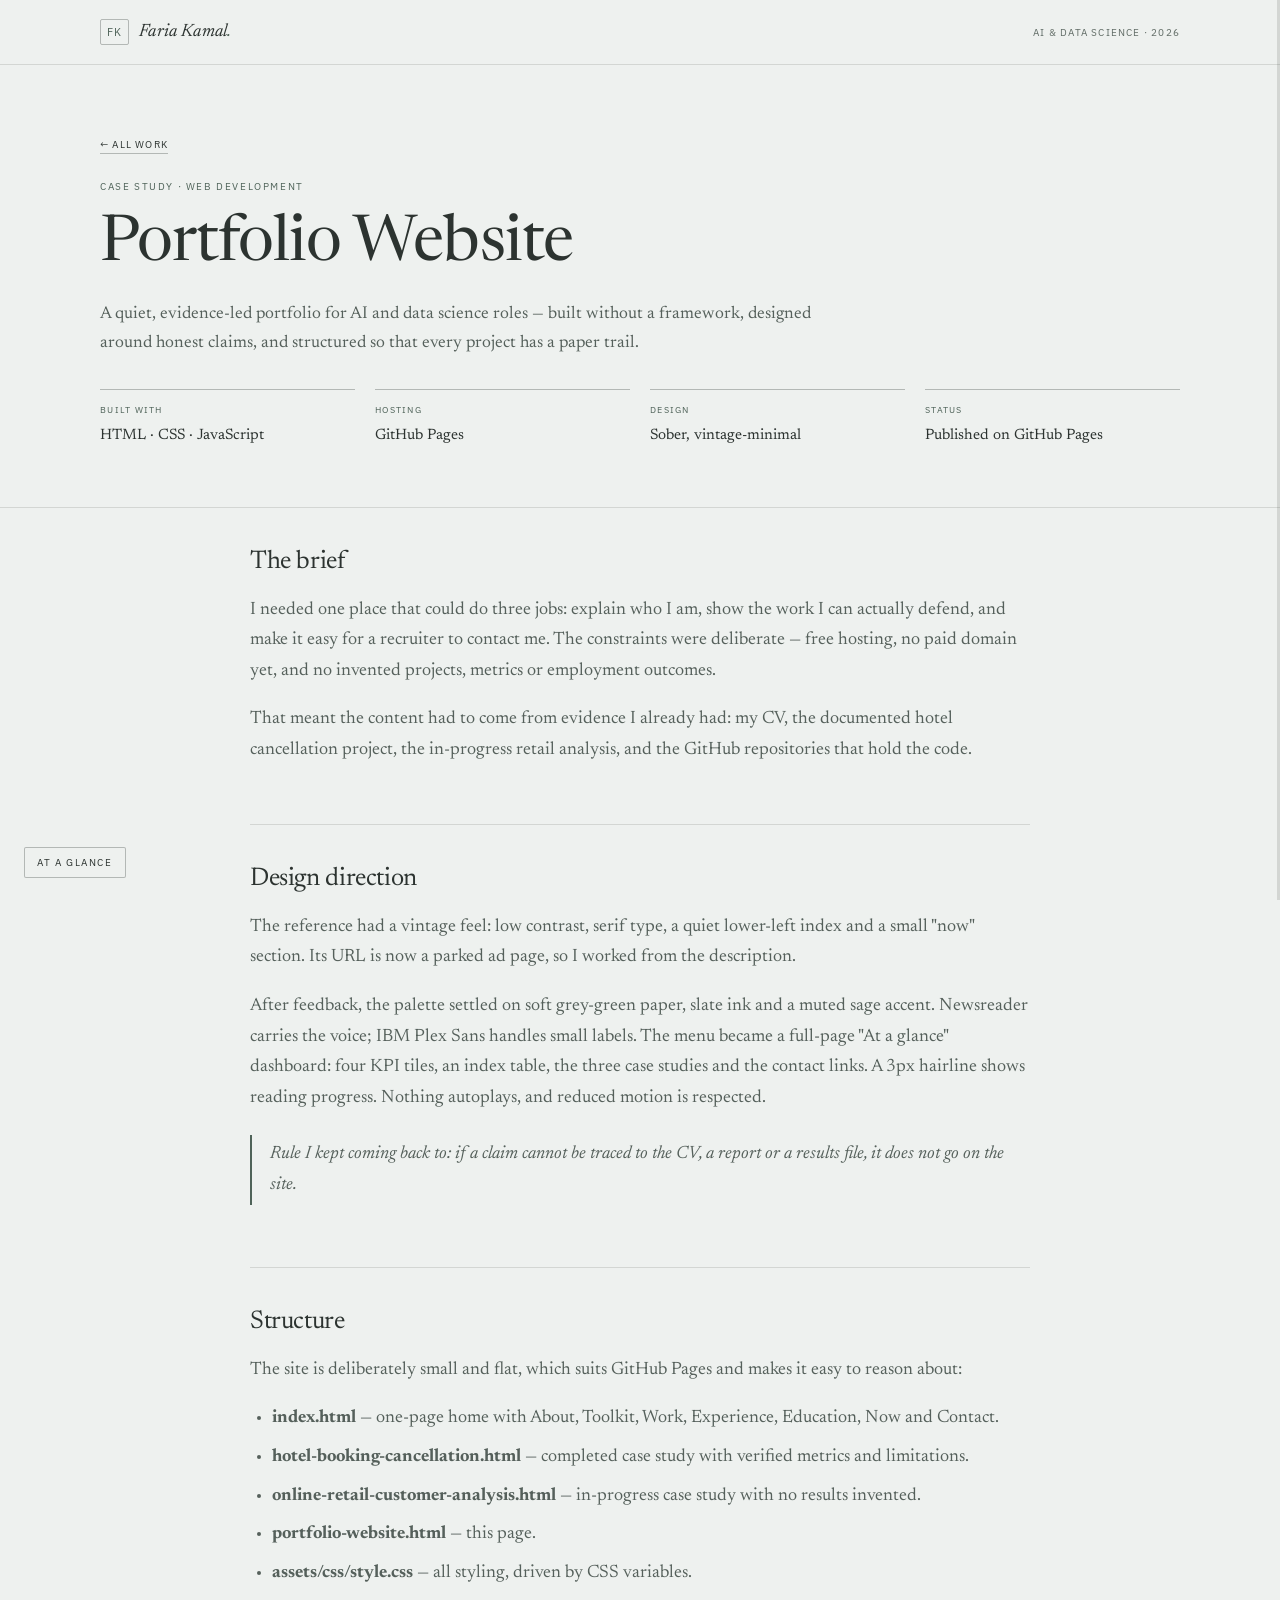
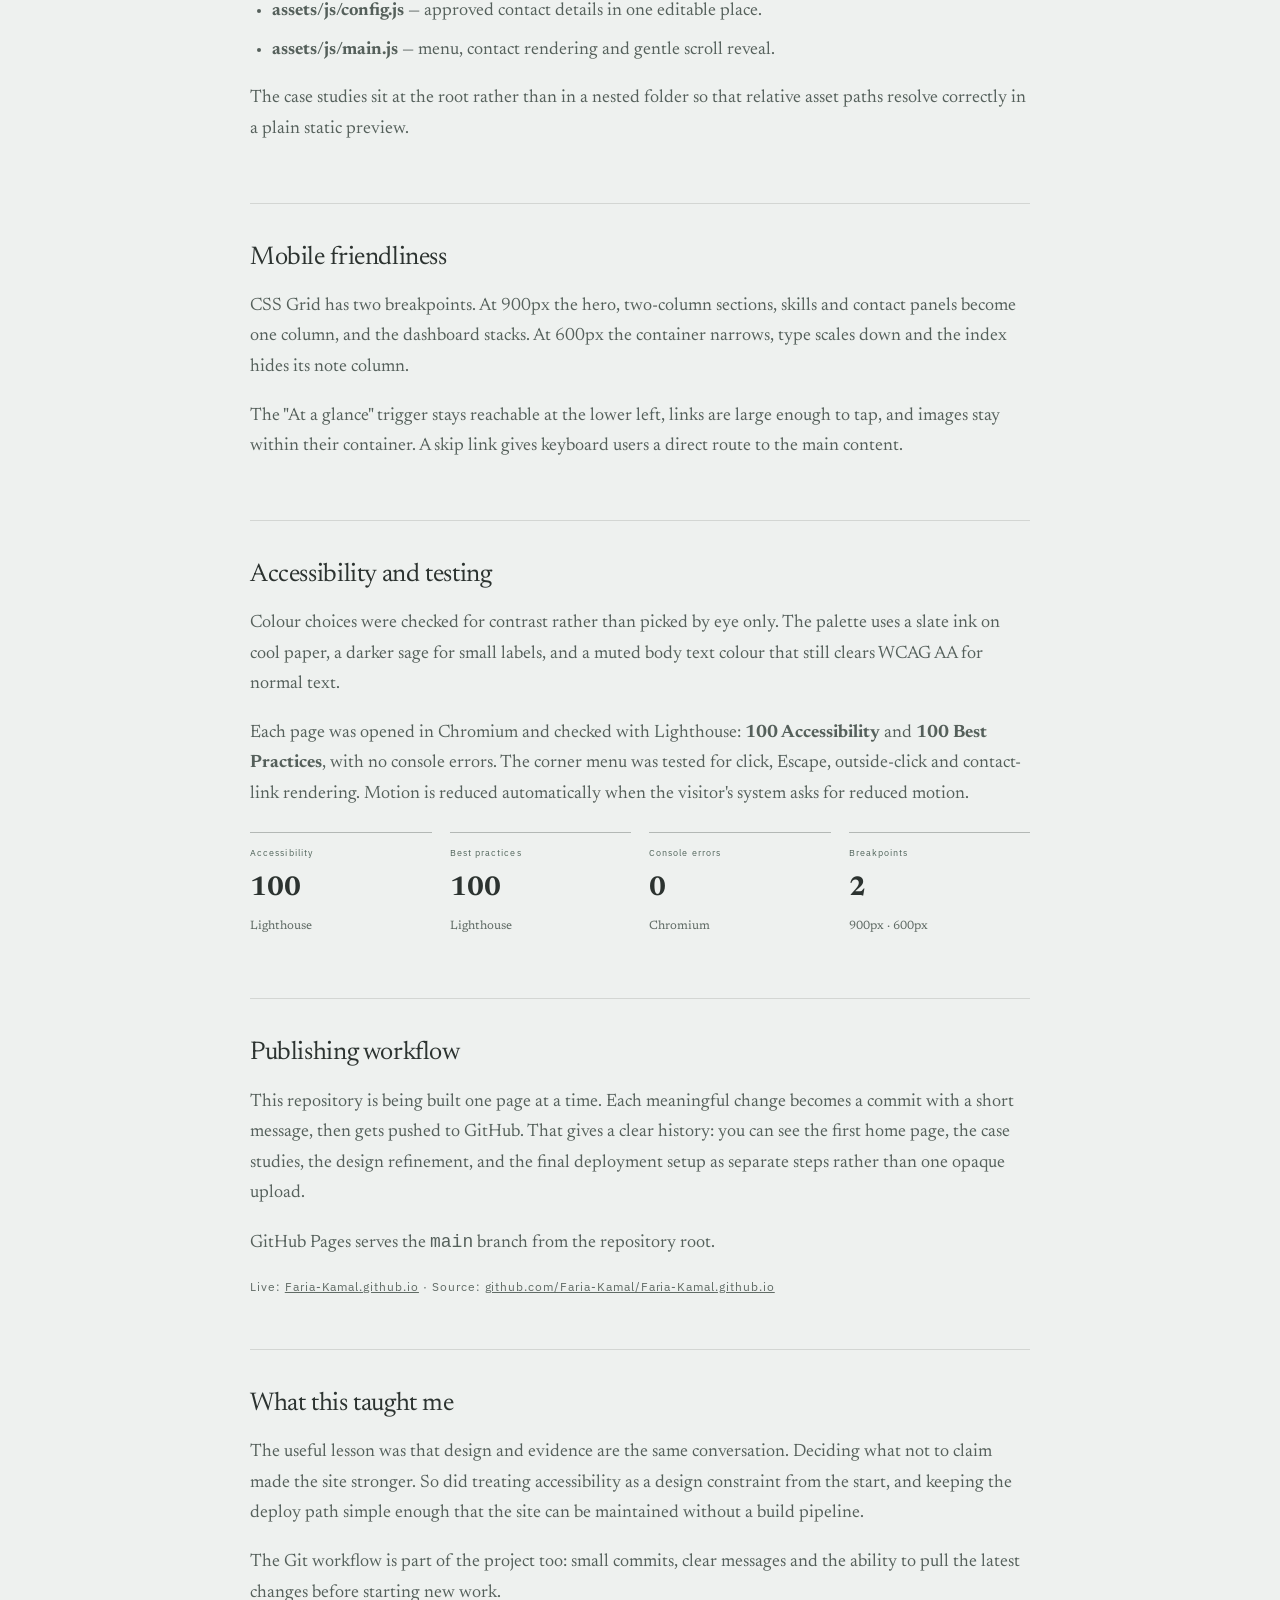
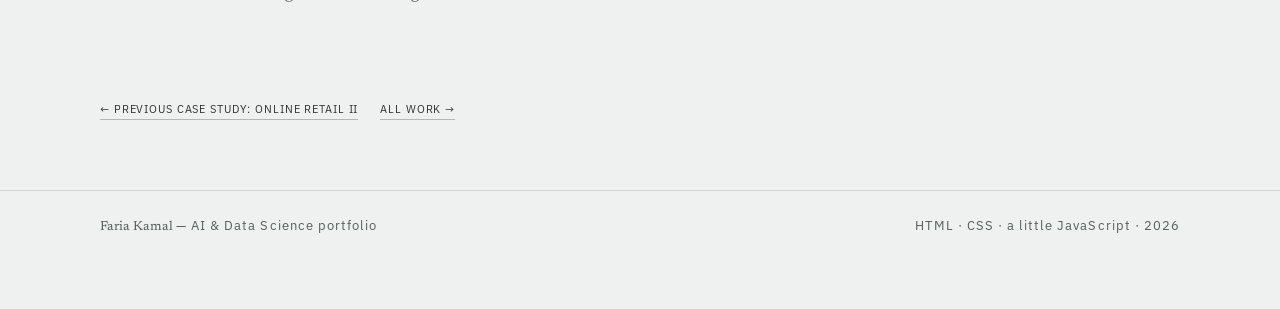
<file: portfolio-website.html>
<!doctype html>
<html lang="en">
<head>
  <meta charset="utf-8">
  <meta name="viewport" content="width=device-width, initial-scale=1">
  <title>Portfolio Website — Faria Kamal</title>
  <meta name="description" content="Case study: designing and building an evidence-led, mobile-friendly AI and data science portfolio with plain HTML, CSS and JavaScript.">
  <link rel="preconnect" href="https://fonts.googleapis.com">
  <link rel="preconnect" href="https://fonts.gstatic.com" crossorigin>
  <link href="https://fonts.googleapis.com/css2?family=IBM+Plex+Sans:wght@400;500;600&family=Newsreader:ital,wght@0,400;0,500;0,600;1,400&display=swap" rel="stylesheet">
  <link rel="stylesheet" href="assets/css/style.css?v=20261123b">
  <script src="assets/js/config.js?v=20261123b"></script>
  <script src="assets/js/main.js?v=20261123b" defer></script>
</head>
<body>
  <a class="skip-link" href="#main">Skip to content</a>
  <div class="story-progress" aria-hidden="true"><span id="story-progress-fill"></span></div>

  <header class="site-header">
    <div class="container nav">
      <a class="brand" href="index.html#top">
        <span class="brand-mark" aria-hidden="true">FK</span>
        <span class="brand-text">Faria Kamal<span class="brand-dot">.</span></span>
      </a>
      <span class="nav-note">AI &amp; DATA SCIENCE · 2026</span>
    </div>
  </header>

  <button class="menu-toggle" id="menu-toggle" type="button" aria-expanded="false" aria-controls="corner-menu" aria-label="Open the overview">
    <span class="menu-toggle-label">At a glance</span>
  </button>
  <nav class="corner-menu" id="corner-menu" aria-label="Site overview" hidden>
    <div class="dash-head">
      <div>
        <p class="dash-kicker">FARIA KAMAL / OVERVIEW</p>
        <p class="dash-title">At a glance<em>.</em></p>
      </div>
      <button class="corner-menu-close" id="menu-close" type="button" aria-label="Close overview">Close ×</button>
    </div>

    <dl class="dash-kpis">
      <div><dt>Projects</dt><dd>02</dd></div>
      <div><dt>Sections</dt><dd>07</dd></div>
      <div><dt>Focus</dt><dd>MSc AI</dd></div>
      <div><dt>Links</dt><dd>03</dd></div>
    </dl>

    <div class="dash-body">
      <section class="dash-panel" aria-labelledby="dash-index-title">
        <div class="dash-panel-head"><h2 id="dash-index-title">Index</h2><span>01 — 07</span></div>
        <div class="dash-section-label"><span>NO</span><span>SECTION</span><span class="dash-note-head">NOTE</span><span>GO</span></div>
        <ol class="dash-index">
          <li><a href="index.html#about"><span class="dash-num">01</span><span class="dash-name">About</span><span class="dash-note">short version</span><span class="dash-arrow" aria-hidden="true">↗</span></a></li>
          <li><a href="index.html#skills"><span class="dash-num">02</span><span class="dash-name">Toolkit</span><span class="dash-note">tools &amp; limits</span><span class="dash-arrow" aria-hidden="true">↗</span></a></li>
          <li><a href="index.html#work"><span class="dash-num">03</span><span class="dash-name">Work</span><span class="dash-note">proof</span><span class="dash-arrow" aria-hidden="true">↗</span></a></li>
          <li><a href="index.html#experience"><span class="dash-num">04</span><span class="dash-name">Experience</span><span class="dash-note">roles</span><span class="dash-arrow" aria-hidden="true">↗</span></a></li>
          <li><a href="index.html#education"><span class="dash-num">05</span><span class="dash-name">Education</span><span class="dash-note">study</span><span class="dash-arrow" aria-hidden="true">↗</span></a></li>
          <li><a href="index.html#now"><span class="dash-num">06</span><span class="dash-name">Now</span><span class="dash-note">life</span><span class="dash-arrow" aria-hidden="true">↗</span></a></li>
          <li><a href="index.html#contact"><span class="dash-num">07</span><span class="dash-name">Contact</span><span class="dash-note">hello</span><span class="dash-arrow" aria-hidden="true">↗</span></a></li>
        </ol>
      </section>

      <aside>
        <section class="dash-panel" aria-labelledby="dash-work-title">
          <div class="dash-panel-head"><h2 id="dash-work-title">Paper trail</h2><span>02</span></div>
          <ol class="dash-projects">
            <li><a href="hotel-booking-cancellation.html"><span>01</span><b>Cancellation model</b><i aria-hidden="true">↗</i></a></li>
            <li><a href="online-retail-customer-analysis.html"><span>02</span><b>Retail audit</b><i aria-hidden="true">↗</i></a></li>
          </ol>
        </section>
        <section class="dash-panel" aria-labelledby="dash-contact-title">
          <div class="dash-panel-head"><h2 id="dash-contact-title">Say hello</h2><span>03</span></div>
          <div class="corner-menu-social" id="corner-social"></div>
        </section>
        <p class="dash-foot">Evidence first. Updated 23 November 2026.</p>
      </aside>
    </div>
  </nav>

  <main id="main">
    <section class="case-hero">
      <div class="container">
        <a class="case-back" href="index.html#work">← All work</a>
        <p class="section-kicker">CASE STUDY · WEB DEVELOPMENT</p>
        <h1>Portfolio Website</h1>
        <p class="case-lede">
          A quiet, evidence-led portfolio for AI and data science roles — built without a framework,
          designed around honest claims, and structured so that every project has a paper trail.
        </p>

        <dl class="case-facts">
          <div class="case-fact"><dt>Built with</dt><dd>HTML · CSS · JavaScript</dd></div>
          <div class="case-fact"><dt>Hosting</dt><dd>GitHub Pages</dd></div>
          <div class="case-fact"><dt>Design</dt><dd>Sober, vintage-minimal</dd></div>
          <div class="case-fact"><dt>Status</dt><dd>Published on GitHub Pages</dd></div>
        </dl>
      </div>
    </section>

    <div class="container case-body">
      <section class="case-section">
        <h2>The brief</h2>
        <p>
          I needed one place that could do three jobs: explain who I am, show the work I can
          actually defend, and make it easy for a recruiter to contact me. The constraints were
          deliberate — free hosting, no paid domain yet, and no invented projects, metrics or
          employment outcomes.
        </p>
        <p>
          That meant the content had to come from evidence I already had: my CV, the documented
          hotel cancellation project, the in-progress retail analysis, and the GitHub repositories
          that hold the code.
        </p>
      </section>

      <section class="case-section">
        <h2>Design direction</h2>
        <p>
          The reference had a vintage feel: low contrast, serif type, a quiet lower-left index and
          a small "now" section. Its URL is now a parked ad page, so I worked from the description.
        </p>
        <p>
          After feedback, the palette settled on soft grey-green paper, slate ink and a muted sage
          accent. Newsreader carries the voice; IBM Plex Sans handles small labels. The menu became
          a full-page "At a glance" dashboard: four KPI tiles, an index table, the three case
          studies and the contact links. A 3px hairline shows reading progress. Nothing autoplays,
          and reduced motion is respected.
        </p>
        <div class="case-note">
          <p>
            Rule I kept coming back to: if a claim cannot be traced to the CV, a report or a
            results file, it does not go on the site.
          </p>
        </div>
      </section>

      <section class="case-section">
        <h2>Structure</h2>
        <p>
          The site is deliberately small and flat, which suits GitHub Pages and makes it easy to
          reason about:
        </p>
        <ul>
          <li><strong>index.html</strong> — one-page home with About, Toolkit, Work, Experience, Education, Now and Contact.</li>
          <li><strong>hotel-booking-cancellation.html</strong> — completed case study with verified metrics and limitations.</li>
          <li><strong>online-retail-customer-analysis.html</strong> — in-progress case study with no results invented.</li>
          <li><strong>portfolio-website.html</strong> — this page.</li>
          <li><strong>assets/css/style.css</strong> — all styling, driven by CSS variables.</li>
          <li><strong>assets/js/config.js</strong> — approved contact details in one editable place.</li>
          <li><strong>assets/js/main.js</strong> — menu, contact rendering and gentle scroll reveal.</li>
        </ul>
        <p>
          The case studies sit at the root rather than in a nested folder so that relative asset
          paths resolve correctly in a plain static preview.
        </p>
      </section>

      <section class="case-section">
        <h2>Mobile friendliness</h2>
        <p>
          CSS Grid has two breakpoints. At 900px the hero, two-column sections, skills and contact
          panels become one column, and the dashboard stacks. At 600px the container narrows, type
          scales down and the index hides its note column.
        </p>
        <p>
          The "At a glance" trigger stays reachable at the lower left, links are large enough to
          tap, and images stay within their container. A skip link gives keyboard users a direct
          route to the main content.
        </p>
      </section>

      <section class="case-section">
        <h2>Accessibility and testing</h2>
        <p>
          Colour choices were checked for contrast rather than picked by eye only. The palette
          uses a slate ink on cool paper, a darker sage for small labels, and a muted body text
          colour that still clears WCAG AA for normal text.
        </p>
        <p>
          Each page was opened in Chromium and checked with Lighthouse: <strong>100 Accessibility</strong>
          and <strong>100 Best Practices</strong>, with no console errors. The corner menu was tested
          for click, Escape, outside-click and contact-link rendering. Motion is reduced automatically
          when the visitor's system asks for reduced motion.
        </p>
        <div class="metric-grid">
          <div class="metric"><span>Accessibility</span><strong>100</strong><small>Lighthouse</small></div>
          <div class="metric"><span>Best practices</span><strong>100</strong><small>Lighthouse</small></div>
          <div class="metric"><span>Console errors</span><strong>0</strong><small>Chromium</small></div>
          <div class="metric"><span>Breakpoints</span><strong>2</strong><small>900px · 600px</small></div>
        </div>
      </section>

      <section class="case-section">
        <h2>Publishing workflow</h2>
        <p>
          This repository is being built one page at a time. Each meaningful change becomes a
          commit with a short message, then gets pushed to GitHub. That gives a clear history: you
          can see the first home page, the case studies, the design refinement, and the final
          deployment setup as separate steps rather than one opaque upload.
        </p>
        <p>
          GitHub Pages serves the <code>main</code> branch from the repository root.
        </p>
        <p class="mono" style="font-size:12px;color:var(--faint)">
          Live: <a href="https://Faria-Kamal.github.io/">Faria-Kamal.github.io</a> · Source:
          <a href="https://github.com/Faria-Kamal/Faria-Kamal.github.io">github.com/Faria-Kamal/Faria-Kamal.github.io</a>
        </p>
      </section>

      <section class="case-section">
        <h2>What this taught me</h2>
        <p>
          The useful lesson was that design and evidence are the same conversation. Deciding what
          not to claim made the site stronger. So did treating accessibility as a design constraint
          from the start, and keeping the deploy path simple enough that the site can be maintained
          without a build pipeline.
        </p>
        <p>
          The Git workflow is part of the project too: small commits, clear messages and the ability
          to pull the latest changes before starting new work.
        </p>
      </section>

    </div>

    <div class="container case-nav">
      <a href="online-retail-customer-analysis.html">← Previous case study: Online Retail II</a>
      <a href="index.html#work">All work →</a>
    </div>
  </main>

  <footer class="site-footer">
    <div class="container footer-inner">
      <p>Faria Kamal <span class="mono">— AI &amp; Data Science portfolio</span></p>
      <p class="mono">HTML · CSS · a little JavaScript · <span id="year"></span></p>
    </div>
  </footer>
</body>
</html>
</file>
<file: assets/css/style.css>
/* ==========================================================================
   Faria Kamal — quiet, minimal portfolio
   Newsreader for voice · IBM Plex Sans for labels · no build step.
   ========================================================================== */

:root {
  /* Cool paper, slate ink, muted sage. */
  --paper: #eef1ef;
  --paper-2: #e6ebe8;
  --card: #f5f7f5;
  --ink: #2c3330;
  --muted: #55605b;
  --faint: #606b65;
  --accent: #4f6359;
  --line: rgba(44, 51, 48, 0.14);
  --line-strong: rgba(44, 51, 48, 0.30);

  --serif: "Newsreader", Georgia, "Times New Roman", serif;
  --sans: "IBM Plex Sans", Arial, sans-serif;
  --container: 1080px;
}

*, *::before, *::after { box-sizing: border-box; }
html { scroll-behavior: smooth; }
body {
  margin: 0;
  background: var(--paper);
  color: var(--ink);
  font-family: var(--serif);
  font-size: 18px;
  line-height: 1.7;
  -webkit-font-smoothing: antialiased;
}
img { max-width: 100%; display: block; }
a { color: inherit; }
::selection { background: var(--ink); color: var(--paper); }

.container { width: min(100% - 48px, var(--container)); margin-inline: auto; }
.mono { font-family: var(--sans); letter-spacing: 0.08em; }

.skip-link {
  position: absolute; left: -9999px; top: 10px; z-index: 200;
  background: var(--ink); color: var(--paper);
  padding: 10px 16px; border-radius: 2px; font-family: var(--sans); font-size: 13px;
}
.skip-link:focus { left: 12px; }

/* ---------- Minimal top bar ---------- */
.site-header { border-bottom: 1px solid var(--line); background: var(--paper); }
.nav {
  min-height: 64px;
  display: flex;
  align-items: center;
  justify-content: space-between;
  gap: 20px;
}
.brand {
  display: inline-flex;
  align-items: baseline;
  gap: 10px;
  text-decoration: none;
  font-size: 18px;
  letter-spacing: 0.01em;
}
.brand-mark {
  font-family: var(--sans);
  font-size: 11px;
  letter-spacing: 0.1em;
  color: var(--accent);
  border: 1px solid var(--line-strong);
  padding: 3px 6px;
  border-radius: 2px;
}
.brand-text { font-style: italic; }
.brand-dot { color: var(--accent); }
.nav-note { font-family: var(--sans); font-size: 10px; color: var(--faint); letter-spacing: 0.12em; }

/* Old top navigation is hidden; the corner index is the primary menu. */
.nav-links, .nav-toggle { display: none; }

/* ---------- Full-page "At a glance" dashboard ---------- */
.menu-toggle {
  position: fixed;
  left: 24px;
  bottom: 22px;
  z-index: 120;
  background: var(--paper);
  border: 1px solid var(--line-strong);
  border-radius: 2px;
  padding: 8px 12px;
  cursor: pointer;
  font-family: var(--sans);
  font-size: 10px;
  letter-spacing: 0.16em;
  text-transform: uppercase;
  color: var(--ink);
}
.menu-toggle:hover { background: var(--card); border-color: var(--ink); }
.menu-toggle:focus-visible { outline: 1px solid var(--accent); outline-offset: 4px; }
body.menu-open { overflow: hidden; }

.corner-menu {
  position: fixed;
  inset: 0;
  z-index: 119;
  overflow-y: auto;
  background: var(--paper);
  padding: 28px 0 44px;
}
.corner-menu[hidden] { display: none; }

.dash-head {
  max-width: var(--container);
  margin: 0 auto;
  padding: 0 24px 20px;
  display: flex;
  justify-content: space-between;
  align-items: flex-end;
  gap: 20px;
  border-bottom: 1px solid var(--line-strong);
}
.dash-kicker {
  margin: 0 0 6px;
  font-family: var(--sans);
  font-size: 10px;
  letter-spacing: 0.18em;
  text-transform: uppercase;
  color: var(--accent);
}
.dash-title { margin: 0; font-size: clamp(2rem, 4vw, 3.2rem); line-height: 1; }
.dash-title em { font-style: italic; color: var(--accent); }
.corner-menu-close {
  background: none;
  border: 0;
  border-bottom: 1px solid var(--line-strong);
  padding: 0 0 4px;
  font-family: var(--sans);
  font-size: 10px;
  letter-spacing: 0.14em;
  text-transform: uppercase;
  color: var(--muted);
  cursor: pointer;
}
.corner-menu-close:hover { color: var(--ink); border-color: var(--ink); }

.dash-kpis {
  max-width: var(--container);
  margin: 24px auto 0;
  padding: 0 24px;
  display: grid;
  grid-template-columns: repeat(4, minmax(0, 1fr));
  gap: 1px;
}
.dash-kpis > div { background: var(--card); border: 1px solid var(--line); padding: 15px 18px; }
.dash-kpis dt {
  font-family: var(--sans); font-size: 9px; letter-spacing: 0.14em;
  text-transform: uppercase; color: var(--faint);
}
.dash-kpis dd { margin: 5px 0 0; font-size: 27px; line-height: 1; color: var(--ink); }

.dash-body {
  max-width: var(--container);
  margin: 24px auto 0;
  padding: 0 24px;
  display: grid;
  grid-template-columns: 1.35fr 0.65fr;
  gap: 22px;
  align-items: start;
}
.dash-panel { border: 1px solid var(--line); background: var(--card); padding: 18px 20px; }
.dash-panel + .dash-panel { margin-top: 18px; }
.dash-panel-head {
  display: flex; justify-content: space-between; align-items: baseline;
  padding-bottom: 12px; border-bottom: 1px solid var(--line-strong);
}
.dash-panel-head h2 { margin: 0; font-size: 18px; }
.dash-panel-head span { font-family: var(--sans); font-size: 9px; letter-spacing: 0.14em; color: var(--faint); }

.dash-section-label {
  display: grid;
  grid-template-columns: 34px 1fr 1fr 22px;
  gap: 8px;
  padding: 10px 0 8px;
  border-bottom: 1px solid var(--line);
  font-family: var(--sans);
  font-size: 8px;
  letter-spacing: 0.14em;
  text-transform: uppercase;
  color: var(--faint);
}
.dash-index { list-style: none; margin: 0; padding: 0; }
.dash-index li { border-bottom: 1px solid var(--line); }
.dash-index li:nth-child(even) { background: var(--paper); }
.dash-index a {
  display: grid;
  grid-template-columns: 34px 1fr 1fr 22px;
  gap: 8px;
  align-items: center;
  min-height: 46px;
  padding: 5px 0;
  text-decoration: none;
  color: var(--ink);
}
.dash-index a:hover { background: var(--paper-2); }
.dash-num { font-family: var(--sans); font-size: 10px; color: var(--accent); }
.dash-name { font-size: 17px; }
.dash-note { font-family: var(--sans); font-size: 10px; color: var(--faint); }
.dash-arrow { font-family: var(--sans); font-size: 12px; color: var(--faint); text-align: right; }

.dash-projects { list-style: none; margin: 6px 0 0; padding: 0; }
.dash-projects li { border-bottom: 1px solid var(--line); }
.dash-projects a {
  display: grid; grid-template-columns: 26px 1fr 16px; gap: 8px; align-items: center;
  min-height: 42px; text-decoration: none; color: var(--ink);
}
.dash-projects a:hover { color: var(--accent); }
.dash-projects span { font-family: var(--sans); font-size: 9px; color: var(--accent); }
.dash-projects b { font-size: 15px; font-weight: 400; }
.dash-projects i { font-family: var(--sans); font-size: 11px; font-style: normal; color: var(--faint); text-align: right; }

.corner-menu-social {
  margin-top: 8px;
  display: grid;
  gap: 2px;
  font-family: var(--sans);
  font-size: 11px;
}
.corner-menu-social a {
  display: block; padding: 8px 0; border-bottom: 1px solid var(--line);
  text-decoration: none; color: var(--muted);
}
.corner-menu-social a:hover { color: var(--ink); border-color: var(--ink); }
.dash-foot { margin: 14px 0 0; font-family: var(--sans); font-size: 9px; letter-spacing: 0.08em; color: var(--faint); }

/* ---------- Hero ---------- */
.hero { padding: 110px 0 84px; }
.hero-grid {
  display: grid;
  grid-template-columns: 1.2fr 0.8fr;
  gap: 80px;
  align-items: center;
}
.eyebrow {
  margin: 0 0 24px;
  font-family: var(--sans);
  font-size: 10px;
  letter-spacing: 0.16em;
  text-transform: uppercase;
  color: var(--accent);
}
.status-dot {
  display: inline-block; width: 6px; height: 6px; border-radius: 50%;
  background: var(--accent); margin-right: 8px; vertical-align: 2px;
}
h1, h2, h3 { margin: 0; font-weight: 400; line-height: 1.14; letter-spacing: -0.015em; }
h1 { font-size: clamp(2.6rem, 5vw, 4.2rem); }
h1 em { font-style: italic; color: var(--accent); }
h2 { font-size: clamp(1.8rem, 3vw, 2.5rem); }
h3 { font-size: 1.25rem; }
.hero-lead { max-width: 600px; margin: 28px 0 0; font-size: 1.12rem; color: var(--muted); }
.hero-lead em { font-style: italic; color: var(--ink); }
.hero-actions { display: flex; flex-wrap: wrap; gap: 22px; margin-top: 32px; }
.btn {
  font-family: var(--sans);
  font-size: 11px;
  letter-spacing: 0.12em;
  text-transform: uppercase;
  text-decoration: none;
  border-bottom: 1px solid var(--line-strong);
  padding-bottom: 4px;
}
.btn:hover { border-color: var(--ink); font-style: italic; }
.hero-meta { margin: 24px 0 0; font-family: var(--sans); font-size: 10px; letter-spacing: 0.12em; color: var(--faint); }

.hero-card {
  border: 1px solid var(--line);
  border-top: 2px solid var(--line-strong);
  background: var(--card);
  padding: 28px 30px;
}
.hero-card-head {
  display: flex; justify-content: space-between; align-items: baseline;
  font-family: var(--sans); font-size: 10px; letter-spacing: 0.12em;
  color: var(--faint); border-bottom: 1px solid var(--line); padding-bottom: 12px;
}
.hero-card-icon { font-size: 14px; color: var(--accent); }
.hero-stats { margin: 20px 0 0; display: grid; gap: 16px; }
.hero-stats div { display: grid; gap: 2px; }
.hero-stats dt {
  font-family: var(--sans); font-size: 9px; letter-spacing: 0.14em;
  text-transform: uppercase; color: var(--faint);
}
.hero-stats dd { margin: 0; font-size: 15px; }
.hero-card-note {
  margin: 22px 0 0; padding-top: 14px; border-top: 1px solid var(--line);
  font-size: 14px; font-style: italic; color: var(--muted);
}
.hero-rule { border-top: 1px solid var(--line); }

/* ---------- Story layer: a hairline timeline and small human touches ---------- */
.story-progress {
  position: fixed;
  top: 0; right: 0; bottom: 0;
  width: 3px;
  z-index: 100;
  background: var(--line);
  pointer-events: none;
}
.story-progress span {
  display: block;
  width: 100%;
  height: 0;
  background: var(--accent);
  opacity: 0.65;
  transition: height 140ms linear;
}
.story-open {
  margin: 0 0 22px;
  font-family: var(--sans);
  font-size: 10px;
  letter-spacing: 0.16em;
  text-transform: uppercase;
  color: var(--accent);
}
.story-open span { color: var(--faint); margin-left: 10px; }

.story-face { font-family: var(--serif); color: var(--accent); font-style: normal; margin-left: 6px; }

/* ---------- Sections ---------- */
.section { padding: 104px 0; }
.section-alt { background: var(--paper-2); border-top: 1px solid var(--line); border-bottom: 1px solid var(--line); }
.section-head { max-width: 720px; margin-bottom: 48px; }
.section-kicker {
  margin: 0 0 14px;
  font-family: var(--sans);
  font-size: 10px;
  letter-spacing: 0.16em;
  text-transform: uppercase;
  color: var(--accent);
}
.section-intro { color: var(--muted); max-width: 600px; margin: 14px 0 0; }
.two-col { display: grid; grid-template-columns: 0.9fr 1.1fr; gap: 80px; align-items: start; }
.two-col > div > p:not(.section-kicker):not(.mono) { color: var(--muted); }
.text-link {
  display: inline-block; margin-top: 16px; font-style: italic;
  color: var(--ink); text-decoration: none; border-bottom: 1px solid var(--line-strong);
}
.text-link:hover { border-color: var(--ink); }

/* ---------- Toolkit ---------- */
.skill-grid { display: grid; grid-template-columns: repeat(3, 1fr); gap: 36px; }
.skill-card { border-top: 1px solid var(--line-strong); padding-top: 18px; }
.skill-card h3 { font-family: var(--sans); font-size: 11px; letter-spacing: 0.14em; text-transform: uppercase; }
.skill-card ul { list-style: none; margin: 16px 0 0; padding: 0; display: grid; gap: 8px; }
.skill-card li { font-size: 16px; color: var(--muted); }

/* ---------- Work: two calm, visual project cards ---------- */
.project-grid {
  display: grid;
  grid-template-columns: repeat(2, minmax(0, 1fr));
  gap: 20px;
}
.project-card {
  display: flex;
  flex-direction: column;
  min-width: 0;
  border: 1px solid var(--line);
  background: var(--card);
}
.project-card:hover { border-color: var(--line-strong); }
.project-visual {
  height: 160px;
  padding: 18px 20px;
  border-bottom: 1px solid var(--line);
  background: var(--paper);
  overflow: hidden;
}
.project-body { display: flex; flex-direction: column; flex: 1; padding: 20px 20px 18px; }
.project-tag {
  margin: 0 0 8px; font-family: var(--sans); font-size: 8px;
  letter-spacing: 0.13em; text-transform: uppercase; color: var(--faint);
}
.project-body h3 { margin: 0 0 8px; font-size: 1.08rem; line-height: 1.25; }
.project-body h3 a { text-decoration: none; }
.project-body h3 a:hover { font-style: italic; }
.project-summary { margin: 0; color: var(--muted); font-size: 15px; line-height: 1.55; }
.project-facts {
  display: grid; grid-template-columns: 1fr 1fr; gap: 1px;
  margin: 14px 0 0; background: var(--line);
}
.project-facts div { background: var(--card); padding: 8px 9px; }
.project-facts dt {
  font-family: var(--sans); font-size: 8px; letter-spacing: 0.1em;
  text-transform: uppercase; color: var(--faint);
}
.project-facts dd { margin: 2px 0 0; font-size: 14px; color: var(--ink); }
.project-evidence {
  display: flex; flex-wrap: wrap; gap: 14px;
  margin: auto 0 0; padding-top: 13px; font-size: 9px;
}
.project-evidence a { text-decoration: none; border-bottom: 1px solid var(--line-strong); color: var(--muted); }
.project-evidence a:hover { color: var(--ink); border-color: var(--ink); }

/* Hotel: real baseline vs model accuracy, drawn with CSS. */
.mini-chart { display: flex; flex-direction: column; justify-content: center; height: 100%; gap: 8px; }
.bar-row {
  display: grid; grid-template-columns: 42px 1fr 44px; gap: 8px; align-items: center;
  font-family: var(--sans); font-size: 9px; color: var(--faint);
}
.bar-row b { color: var(--ink); font-weight: normal; text-align: right; }
.bar-track { display: block; height: 8px; background: var(--line); }
.bar-track i { display: block; height: 100%; background: var(--accent); }
.bar-row.strong .bar-track i { background: var(--ink); }
.chart-caption { margin: 0; font-family: var(--sans); font-size: 8px; letter-spacing: 0.14em; color: var(--faint); }

/* Retail: audit facts as a small grid. */
.audit-grid { display: grid; grid-template-columns: 1fr 1fr; gap: 1px; height: 100%; margin: 0; background: var(--line); }
.audit-grid div { background: var(--paper); padding: 10px; display: flex; flex-direction: column; justify-content: center; }
.audit-grid dt { font-family: var(--sans); font-size: 8px; letter-spacing: 0.1em; text-transform: uppercase; color: var(--faint); }
.audit-grid dd { margin: 3px 0 0; font-size: 18px; color: var(--ink); }

/* ---------- Timeline / education / now ---------- */
.timeline { list-style: none; margin: 0; padding: 0; }
.timeline li { border-top: 1px solid var(--line); padding: 20px 0; }
.timeline li:last-child { border-bottom: 1px solid var(--line); }
.timeline p.mono { font-size: 10px; color: var(--accent); margin: 0 0 4px; }
.timeline h3 { margin-bottom: 2px; }
.timeline-place { margin: 0 0 6px; font-size: 14px; font-style: italic; color: var(--muted); }
.timeline li > p:last-child { margin: 0; color: var(--muted); font-size: 15px; }

.edu-list article { border-top: 1px solid var(--line); padding: 20px 0; }
.edu-list article:last-child { border-bottom: 1px solid var(--line); }
.edu-list p.mono { font-size: 10px; color: var(--accent); margin: 0 0 4px; }
.edu-list h3 { margin-bottom: 4px; }
.edu-list p:last-child { margin: 0; color: var(--muted); }

.now-list { display: grid; gap: 0; border-top: 1px solid var(--line-strong); }
.now-item { display: grid; grid-template-columns: 96px 1fr; gap: 20px; padding: 22px 0; border-bottom: 1px solid var(--line); }
.now-label { font-family: var(--sans); font-size: 10px; letter-spacing: 0.14em; text-transform: uppercase; color: var(--accent); padding-top: 5px; }
.now-item h3 { margin-bottom: 4px; }
.now-item p { margin: 0; color: var(--muted); font-size: 15px; font-style: italic; }

/* ---------- Contact ---------- */
.contact { background: var(--paper-2); }
.contact-inner { display: grid; grid-template-columns: 1fr 0.8fr; gap: 64px; align-items: center; }
.contact-copy { color: var(--muted); max-width: 520px; margin-top: 14px; }
.contact-panel { border: 1px solid var(--line); background: var(--card); padding: 26px 28px; }
.contact-status { font-size: 10px; color: var(--accent); margin: 0 0 10px; }
.contact-hint { color: var(--muted); font-size: 14px; margin: 0; }
.contact-links { list-style: none; padding: 0; margin: 18px 0 0; display: grid; gap: 8px; }
.contact-links a {
  font-family: var(--sans); font-size: 11px; letter-spacing: 0.08em;
  text-decoration: none; border-bottom: 1px solid var(--line-strong); color: var(--ink);
}
.contact-links a:hover { border-color: var(--ink); font-style: italic; }
.contact-approved .contact-status { color: var(--ink); }

/* ---------- Footer ---------- */
.site-footer { border-top: 1px solid var(--line); padding: 24px 0 70px; }
.footer-inner { display: flex; justify-content: space-between; flex-wrap: wrap; gap: 10px; font-size: 13px; color: var(--muted); }
.footer-inner p { margin: 0; }

/* ---------- Case studies ---------- */
.case-hero { padding: 64px 0 40px; border-bottom: 1px solid var(--line); }
.case-back {
  display: inline-block; margin-bottom: 24px;
  font-family: var(--sans); font-size: 10px; letter-spacing: 0.12em;
  text-transform: uppercase; text-decoration: none; border-bottom: 1px solid var(--line-strong);
}
.case-lede { max-width: 760px; font-size: 1.08rem; color: var(--muted); margin-top: 18px; }
.case-facts { display: grid; grid-template-columns: repeat(auto-fit, minmax(170px, 1fr)); gap: 20px; margin-top: 30px; }
.case-fact { border-top: 1px solid var(--line-strong); padding-top: 12px; }
.case-fact dt { font-family: var(--sans); font-size: 9px; letter-spacing: 0.14em; text-transform: uppercase; color: var(--accent); }
.case-fact dd { margin: 6px 0 0; font-size: 15px; }
.case-fact dd a, .case-note a { text-decoration: none; border-bottom: 1px solid var(--line-strong); }
.case-fact dd a:hover, .case-note a:hover { border-color: var(--ink); font-style: italic; }
.case-body { max-width: 780px; }
.case-section { padding: 40px 0; border-bottom: 1px solid var(--line); }
.case-section:last-of-type { border-bottom: 0; }
.case-section h2 { font-size: 1.6rem; margin-bottom: 14px; }
.case-section p, .case-section ul, .case-section ol { color: var(--muted); }
.case-section ul, .case-section ol { padding-left: 22px; }
.case-section li { margin-bottom: 8px; }
.metric-grid { display: grid; grid-template-columns: repeat(auto-fit, minmax(145px, 1fr)); gap: 18px; margin: 22px 0; }
.metric { border-top: 1px solid var(--line-strong); padding-top: 12px; }
.metric span { display: block; font-family: var(--sans); font-size: 9px; letter-spacing: 0.12em; color: var(--accent); }
.metric strong { display: block; font-size: 1.7rem; margin-top: 6px; }
.metric small { display: block; color: var(--faint); font-size: 12px; margin-top: 4px; }
.case-table { width: 100%; border-collapse: collapse; margin: 20px 0; font-size: 14px; }
.case-table th, .case-table td { border-bottom: 1px solid var(--line); padding: 10px 8px; text-align: left; }
.case-table th { font-family: var(--sans); font-size: 9px; letter-spacing: 0.12em; text-transform: uppercase; color: var(--faint); }
.case-note { border-left: 2px solid var(--accent); padding: 4px 0 4px 18px; margin: 22px 0; }
.case-note p { margin: 0; font-style: italic; }
.case-note p.mono { font-style: normal; }
.case-note p.mono a { font-family: var(--sans); font-size: 12px; }
.case-nav { display: flex; flex-wrap: wrap; gap: 22px; padding: 34px 0 70px; }
.case-nav a { font-family: var(--sans); font-size: 11px; letter-spacing: 0.08em; text-transform: uppercase; text-decoration: none; border-bottom: 1px solid var(--line-strong); }

/* ---------- Reveal ---------- */
.reveal { opacity: 0; transform: translateY(14px); transition: opacity 750ms ease, transform 750ms ease; }
.reveal.is-visible { opacity: 1; transform: none; }
@media (prefers-reduced-motion: reduce) {
  html { scroll-behavior: auto; }
  .reveal { opacity: 1; transform: none; transition: none; }
  .story-progress span { transition: none; }
}

/* ---------- Responsive ---------- */
@media (max-width: 900px) {
  .hero-grid, .two-col, .contact-inner { grid-template-columns: 1fr; gap: 44px; }
  .hero { padding-top: 80px; }
  .skill-grid { grid-template-columns: 1fr; gap: 28px; }
  .project-grid { grid-template-columns: 1fr; }
  .dash-kpis { grid-template-columns: repeat(2, minmax(0, 1fr)); }
  .dash-body { grid-template-columns: 1fr; }
}
@media (max-width: 600px) {
  .container { width: min(100% - 32px, var(--container)); }
  body { font-size: 17px; }
  .section { padding: 72px 0; }
  h1 { font-size: 2.5rem; }
  .project-grid { grid-template-columns: 1fr; }
  .project-visual { height: 130px; }
  .now-item { grid-template-columns: 1fr; gap: 6px; }
  .nav-note { display: none; }
  .menu-toggle { left: 12px; bottom: 12px; }
  .corner-menu { padding: 20px 0 32px; }
  .dash-head { padding: 0 16px 18px; }
  .dash-title { font-size: 2rem; }
  .dash-kpis, .dash-body { padding-left: 16px; padding-right: 16px; }
  .dash-panel { padding: 14px; }
  .dash-section-label, .dash-index a { grid-template-columns: 28px 1fr 20px; }
  .dash-note, .dash-note-head { display: none; }
  .story-progress { display: none; }
  .story-open span { display: block; margin: 8px 0 0; }
}
</file>
